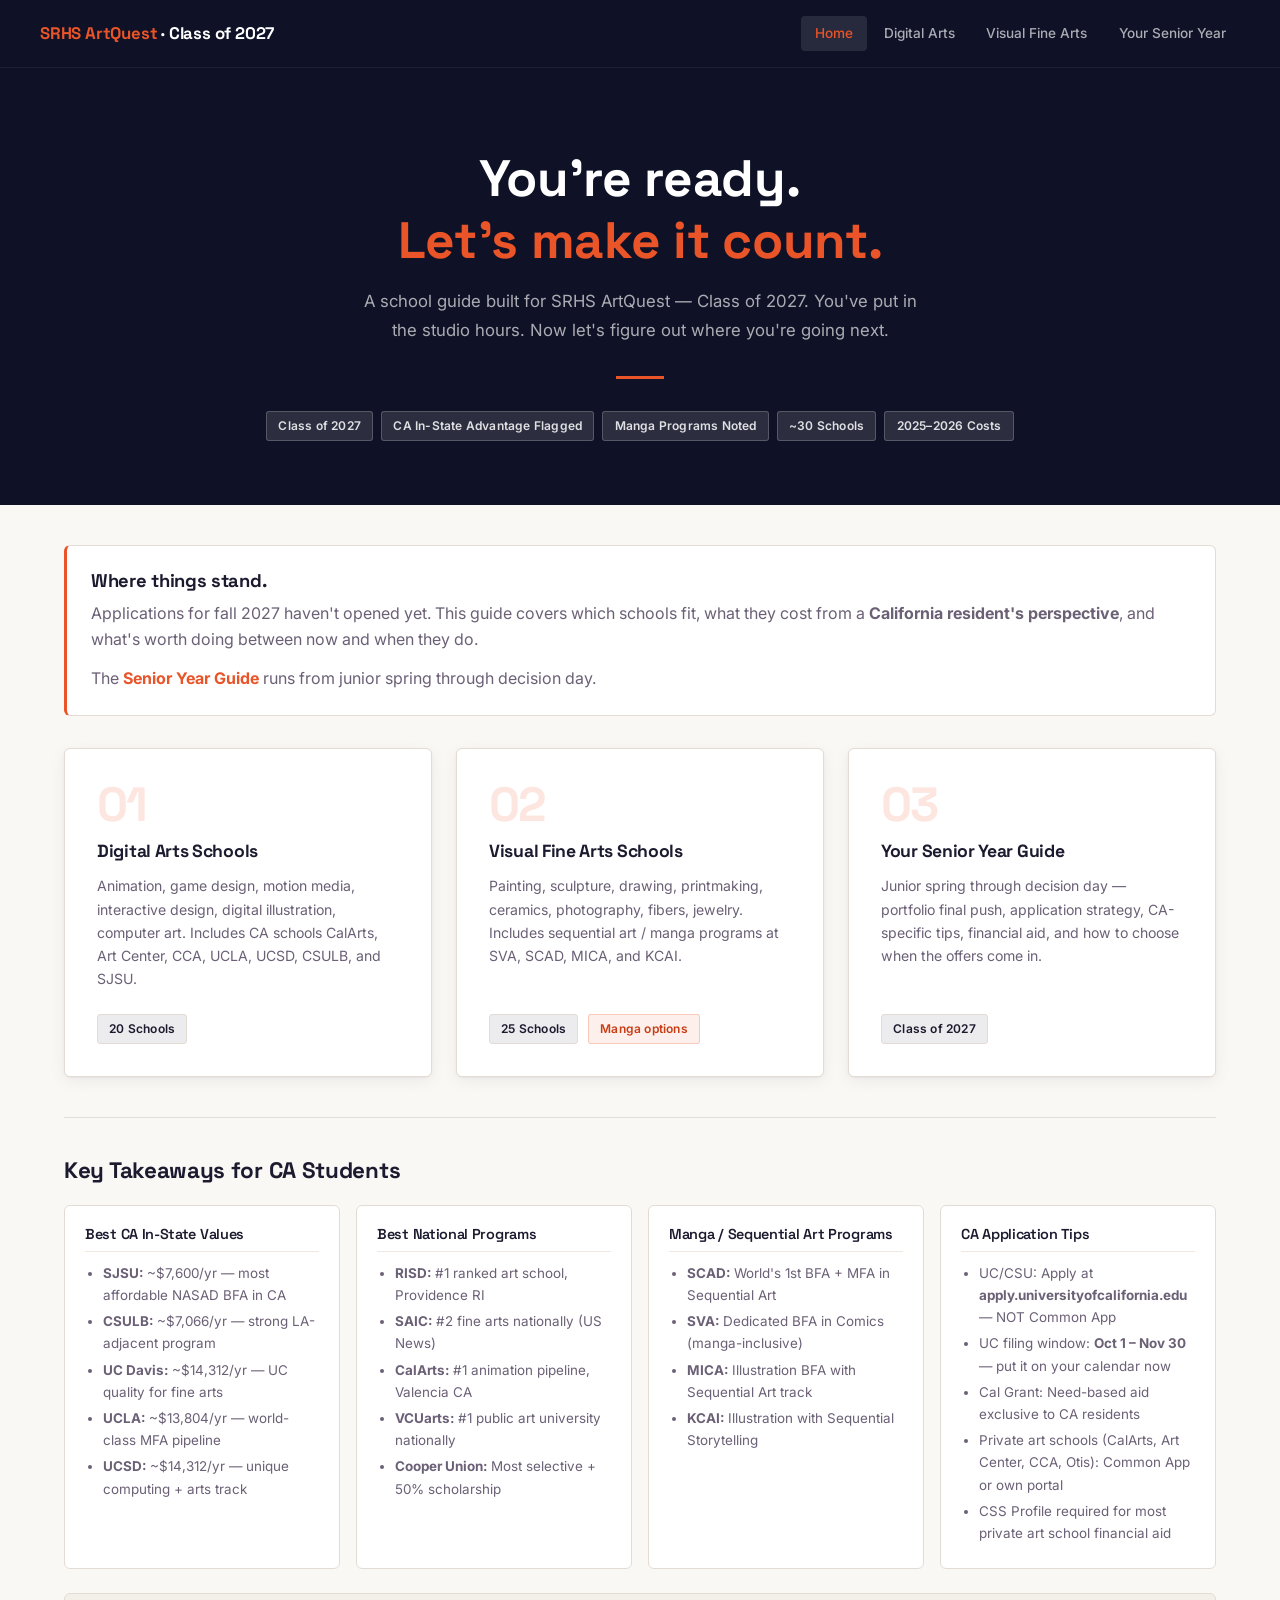
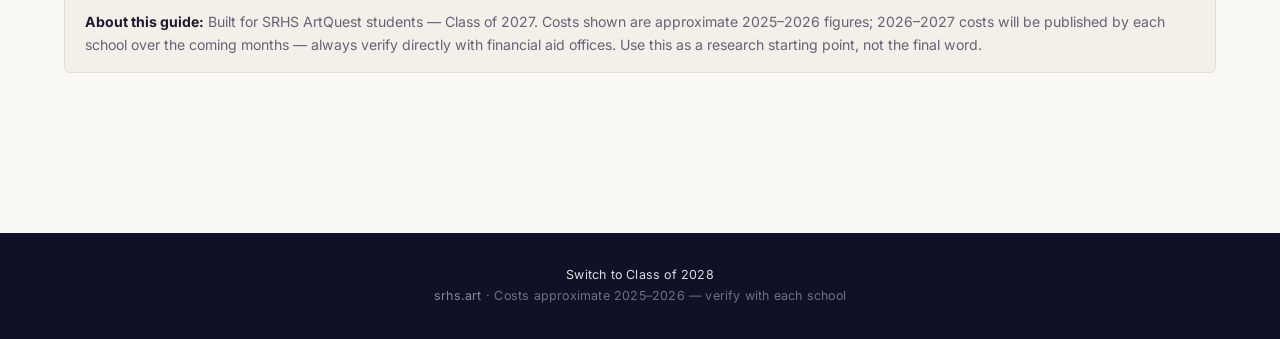
<file: index.html>
<!DOCTYPE html>
<html lang="en">
<head>
  <meta charset="UTF-8">
  <meta name="viewport" content="width=device-width, initial-scale=1.0">
  <title>Art College Prep — SRHS ArtQuest | Class of 2027</title>
  <meta name="description" content="Art college prep guide for Santa Rosa High School ArtQuest students — Class of 2027. Digital arts, visual fine arts, CA student costs, application strategy.">
  <link rel="preconnect" href="https://fonts.googleapis.com">
  <link rel="preconnect" href="https://fonts.gstatic.com" crossorigin>
  <link href="https://fonts.googleapis.com/css2?family=Space+Grotesk:wght@400;500;600;700;800&family=Inter:wght@400;500;600&display=swap" rel="stylesheet">
  <link rel="stylesheet" href="css/style.css">
  <!-- Icons -->
  <link rel="apple-touch-icon" sizes="180x180" href="/apple-touch-icon.png">
  <link rel="icon" type="image/png" sizes="32x32" href="/favicon-32x32.png">
  <link rel="icon" type="image/png" sizes="16x16" href="/favicon-16x16.png">
  <link rel="shortcut icon" href="/favicon.ico">
  <link rel="manifest" href="/site.webmanifest">
  <meta name="theme-color" content="#e95428">
</head>
<body>

<header class="site-header">
  <div class="header-inner">
    <div class="site-logo"><span>SRHS ArtQuest</span> · Class of 2027</div>
    <nav class="site-nav">
      <a href="index.html" class="active">Home</a>
      <a href="digital-arts.html">Digital Arts</a>
      <a href="visual-fine-arts.html">Visual Fine Arts</a>
      <a href="prep-guide.html">Your Senior Year</a>
    </nav>
  </div>
</header>

<section class="hero">
  <h1>You're ready.<br><em>Let's make it count.</em></h1>
  <p class="subtitle">
    A school guide built for SRHS ArtQuest — Class of 2027.
    You've put in the studio hours. Now let's figure out where you're going next.
  </p>
  <hr class="hero-rule">
  <div class="hero-badges">
    <span class="badge badge-info">Class of 2027</span>
    <span class="badge badge-info">CA In-State Advantage Flagged</span>
    <span class="badge badge-info">Manga Programs Noted</span>
    <span class="badge badge-info">~30 Schools</span>
    <span class="badge badge-info">2025–2026 Costs</span>
  </div>
</section>

<main class="page-wrap">

  <div class="page-intro">
    <h2 style="margin-bottom:.5rem">Where things stand.</h2>
    <p>
      Applications for fall 2027 haven't opened yet. This guide covers which schools fit,
      what they cost from a <strong>California resident's perspective</strong>,
      and what's worth doing between now and when they do.
    </p>
    <p>
      The <a href="prep-guide.html"><strong>Senior Year Guide</strong></a> runs from
      junior spring through decision day.
    </p>
  </div>

  <div class="home-cards">

    <a href="digital-arts.html" class="home-card">
      <div class="home-card-num">01</div>
      <h3>Digital Arts Schools</h3>
      <p>Animation, game design, motion media, interactive design, digital illustration, computer art.
         Includes CA schools CalArts, Art Center, CCA, UCLA, UCSD, CSULB, and SJSU.</p>
      <div style="margin-top:auto;padding-top:.75rem">
        <span class="badge badge-private">20 Schools</span>
      </div>
    </a>

    <a href="visual-fine-arts.html" class="home-card">
      <div class="home-card-num">02</div>
      <h3>Visual Fine Arts Schools</h3>
      <p>Painting, sculpture, drawing, printmaking, ceramics, photography, fibers, jewelry.
         Includes sequential art / manga programs at SVA, SCAD, MICA, and KCAI.</p>
      <div style="margin-top:auto;padding-top:.75rem">
        <span class="badge badge-private">25 Schools</span>
        <span class="badge badge-manga" style="margin-left:.35rem">Manga options</span>
      </div>
    </a>

    <a href="prep-guide.html" class="home-card">
      <div class="home-card-num">03</div>
      <h3>Your Senior Year Guide</h3>
      <p>Junior spring through decision day — portfolio final push, application strategy,
         CA-specific tips, financial aid, and how to choose when the offers come in.</p>
      <div style="margin-top:auto;padding-top:.75rem">
        <span class="badge badge-private">Class of 2027</span>
      </div>
    </a>

  </div>

  <hr class="divider">

  <h2 class="section-title">Key Takeaways for CA Students</h2>

  <div class="info-grid" style="margin-top:1rem">

    <div class="info-card">
      <h4>Best CA In-State Values</h4>
      <ul>
        <li><strong>SJSU:</strong> ~$7,600/yr — most affordable NASAD BFA in CA</li>
        <li><strong>CSULB:</strong> ~$7,066/yr — strong LA-adjacent program</li>
        <li><strong>UC Davis:</strong> ~$14,312/yr — UC quality for fine arts</li>
        <li><strong>UCLA:</strong> ~$13,804/yr — world-class MFA pipeline</li>
        <li><strong>UCSD:</strong> ~$14,312/yr — unique computing + arts track</li>
      </ul>
    </div>

    <div class="info-card">
      <h4>Best National Programs</h4>
      <ul>
        <li><strong>RISD:</strong> #1 ranked art school, Providence RI</li>
        <li><strong>SAIC:</strong> #2 fine arts nationally (US News)</li>
        <li><strong>CalArts:</strong> #1 animation pipeline, Valencia CA</li>
        <li><strong>VCUarts:</strong> #1 public art university nationally</li>
        <li><strong>Cooper Union:</strong> Most selective + 50% scholarship</li>
      </ul>
    </div>

    <div class="info-card">
      <h4>Manga / Sequential Art Programs</h4>
      <ul>
        <li><strong>SCAD:</strong> World's 1st BFA + MFA in Sequential Art</li>
        <li><strong>SVA:</strong> Dedicated BFA in Comics (manga-inclusive)</li>
        <li><strong>MICA:</strong> Illustration BFA with Sequential Art track</li>
        <li><strong>KCAI:</strong> Illustration with Sequential Storytelling</li>
      </ul>
    </div>

    <div class="info-card">
      <h4>CA Application Tips</h4>
      <ul>
        <li>UC/CSU: Apply at <strong>apply.universityofcalifornia.edu</strong> — NOT Common App</li>
        <li>UC filing window: <strong>Oct 1 – Nov 30</strong> — put it on your calendar now</li>
        <li>Cal Grant: Need-based aid exclusive to CA residents</li>
        <li>Private art schools (CalArts, Art Center, CCA, Otis): Common App or own portal</li>
        <li>CSS Profile required for most private art school financial aid</li>
      </ul>
    </div>

  </div>

  <div class="callout" style="margin-top:1.5rem">
    <strong>About this guide:</strong> Built for SRHS ArtQuest students — Class of 2027.
    Costs shown are approximate 2025–2026 figures; 2026–2027 costs will be published by
    each school over the coming months — always verify directly with financial aid offices.
    Use this as a research starting point, not the final word.
  </div>

</main>

<footer class="site-footer">
  <a href="https://2028.srhs.art">Switch to Class of 2028</a><br>
  <a href="https://srhs.art">srhs.art</a> · Costs approximate 2025–2026 — verify with each school
</footer>

</body>
</html>
</file>
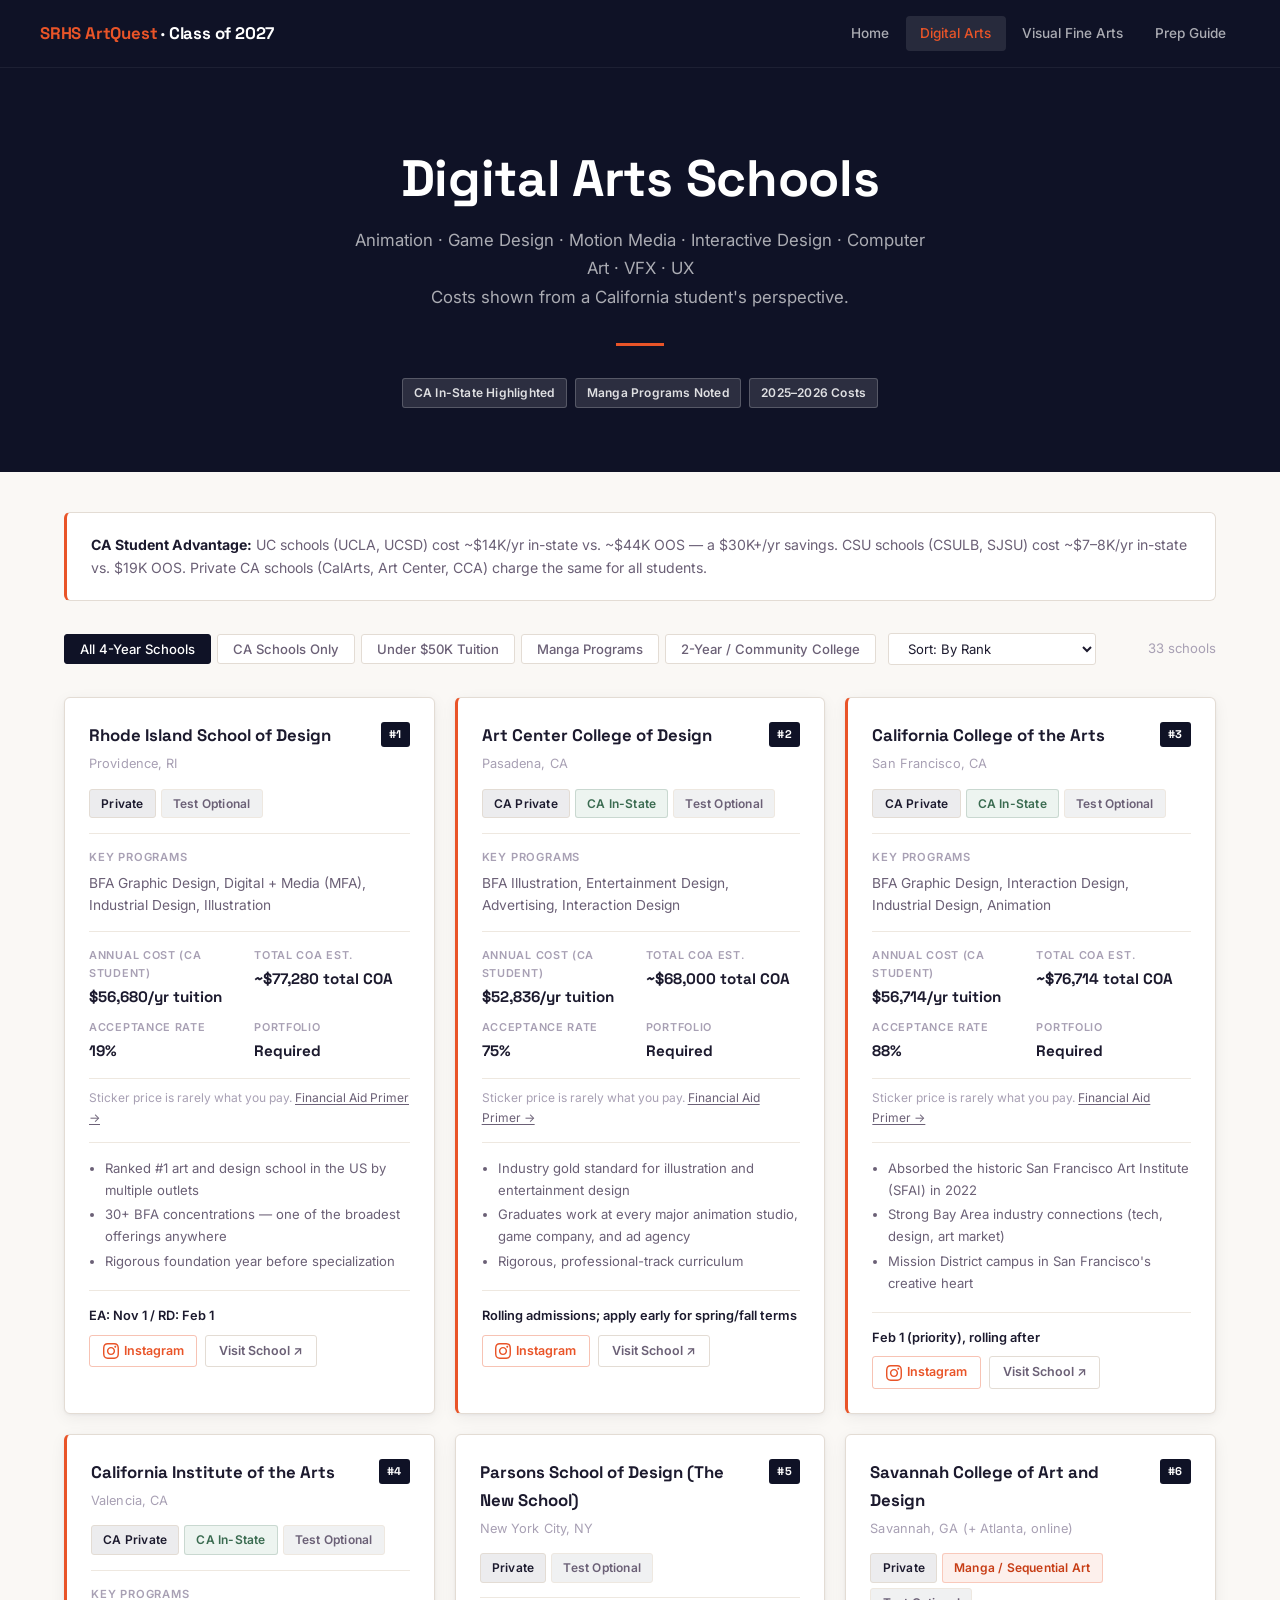
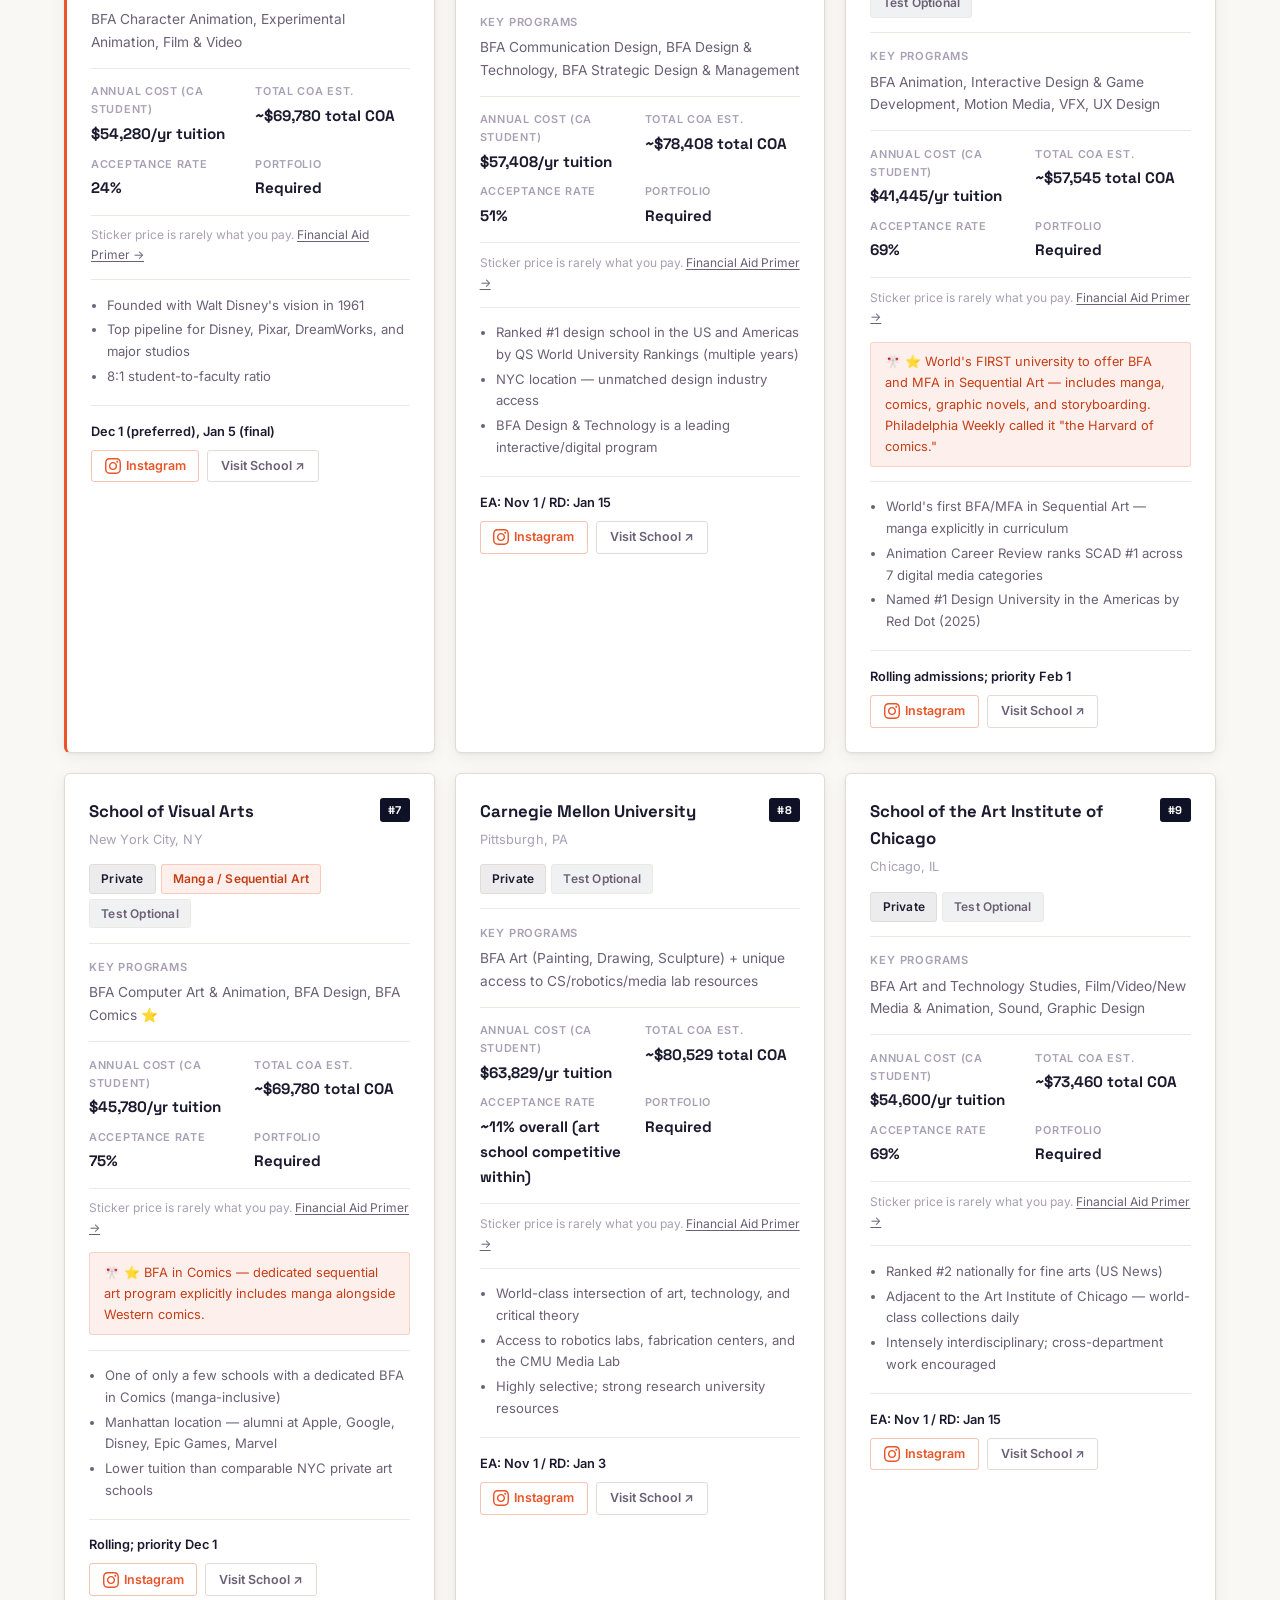
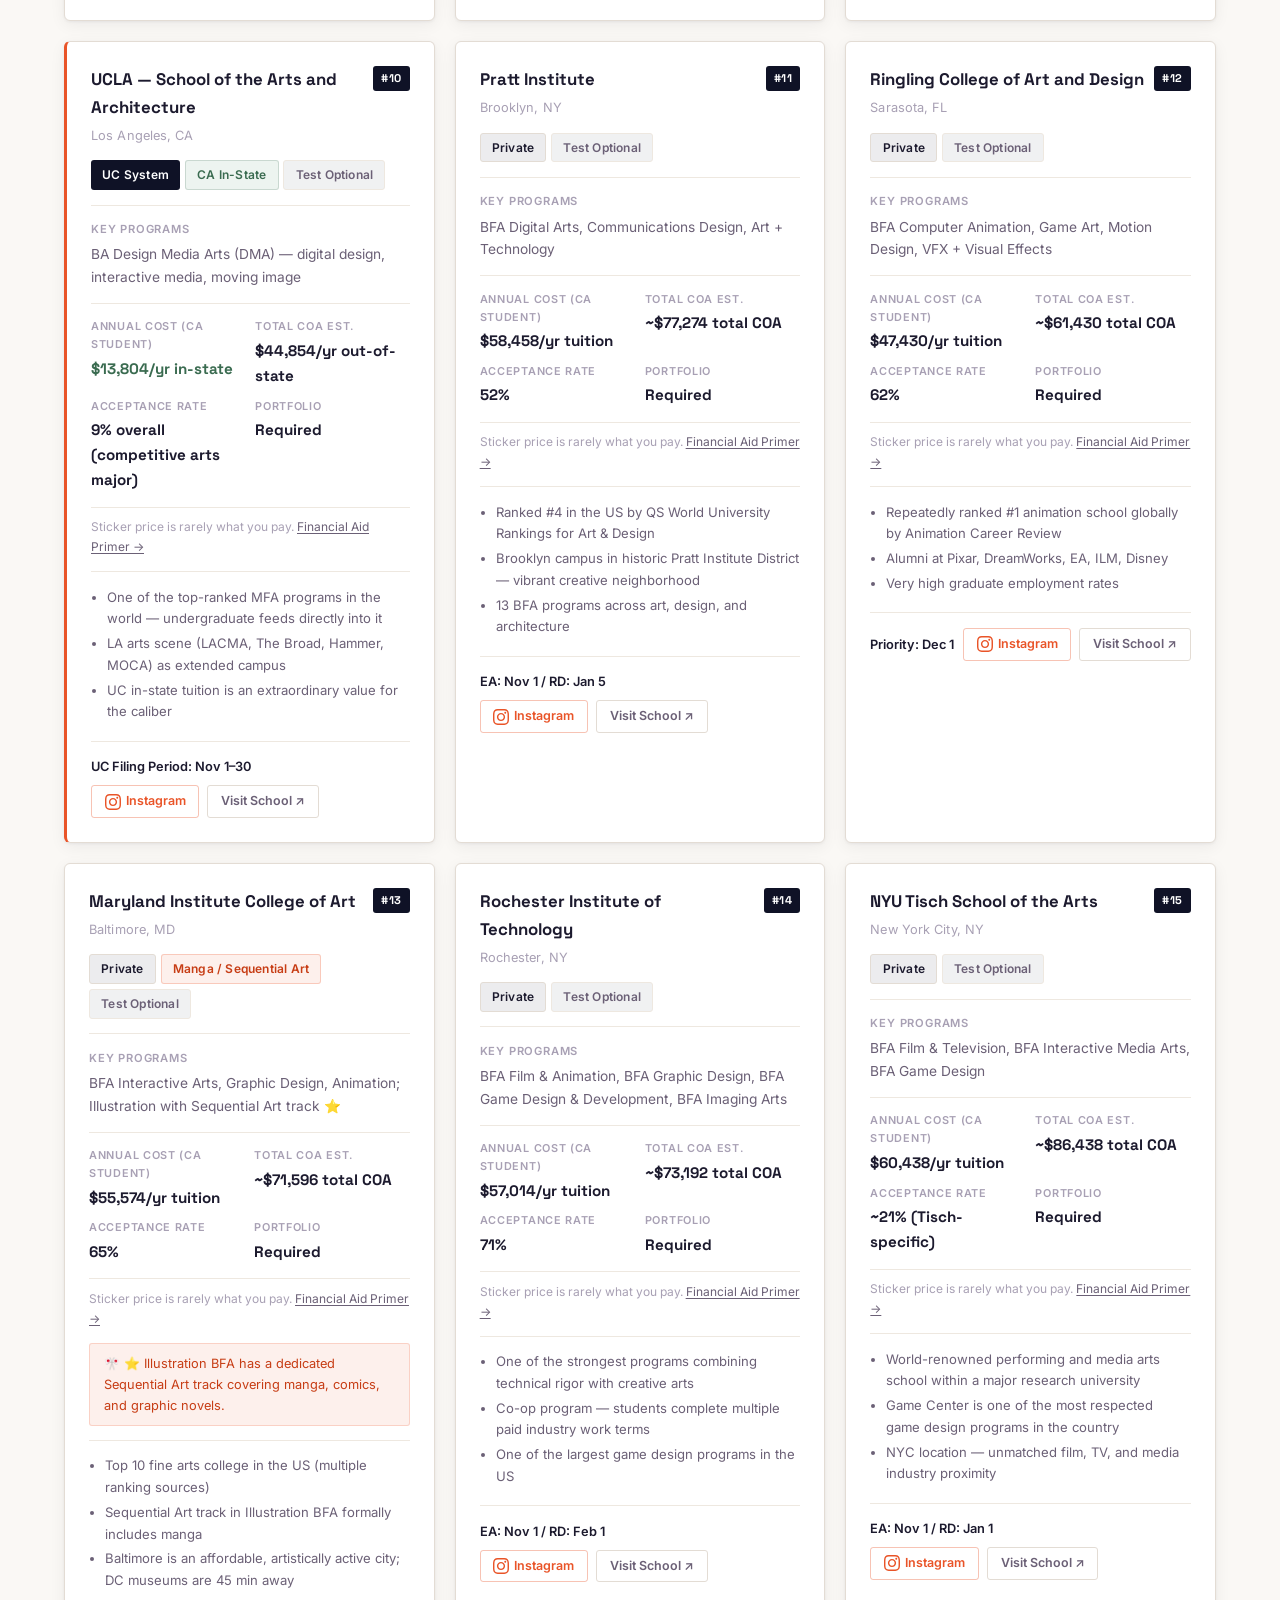
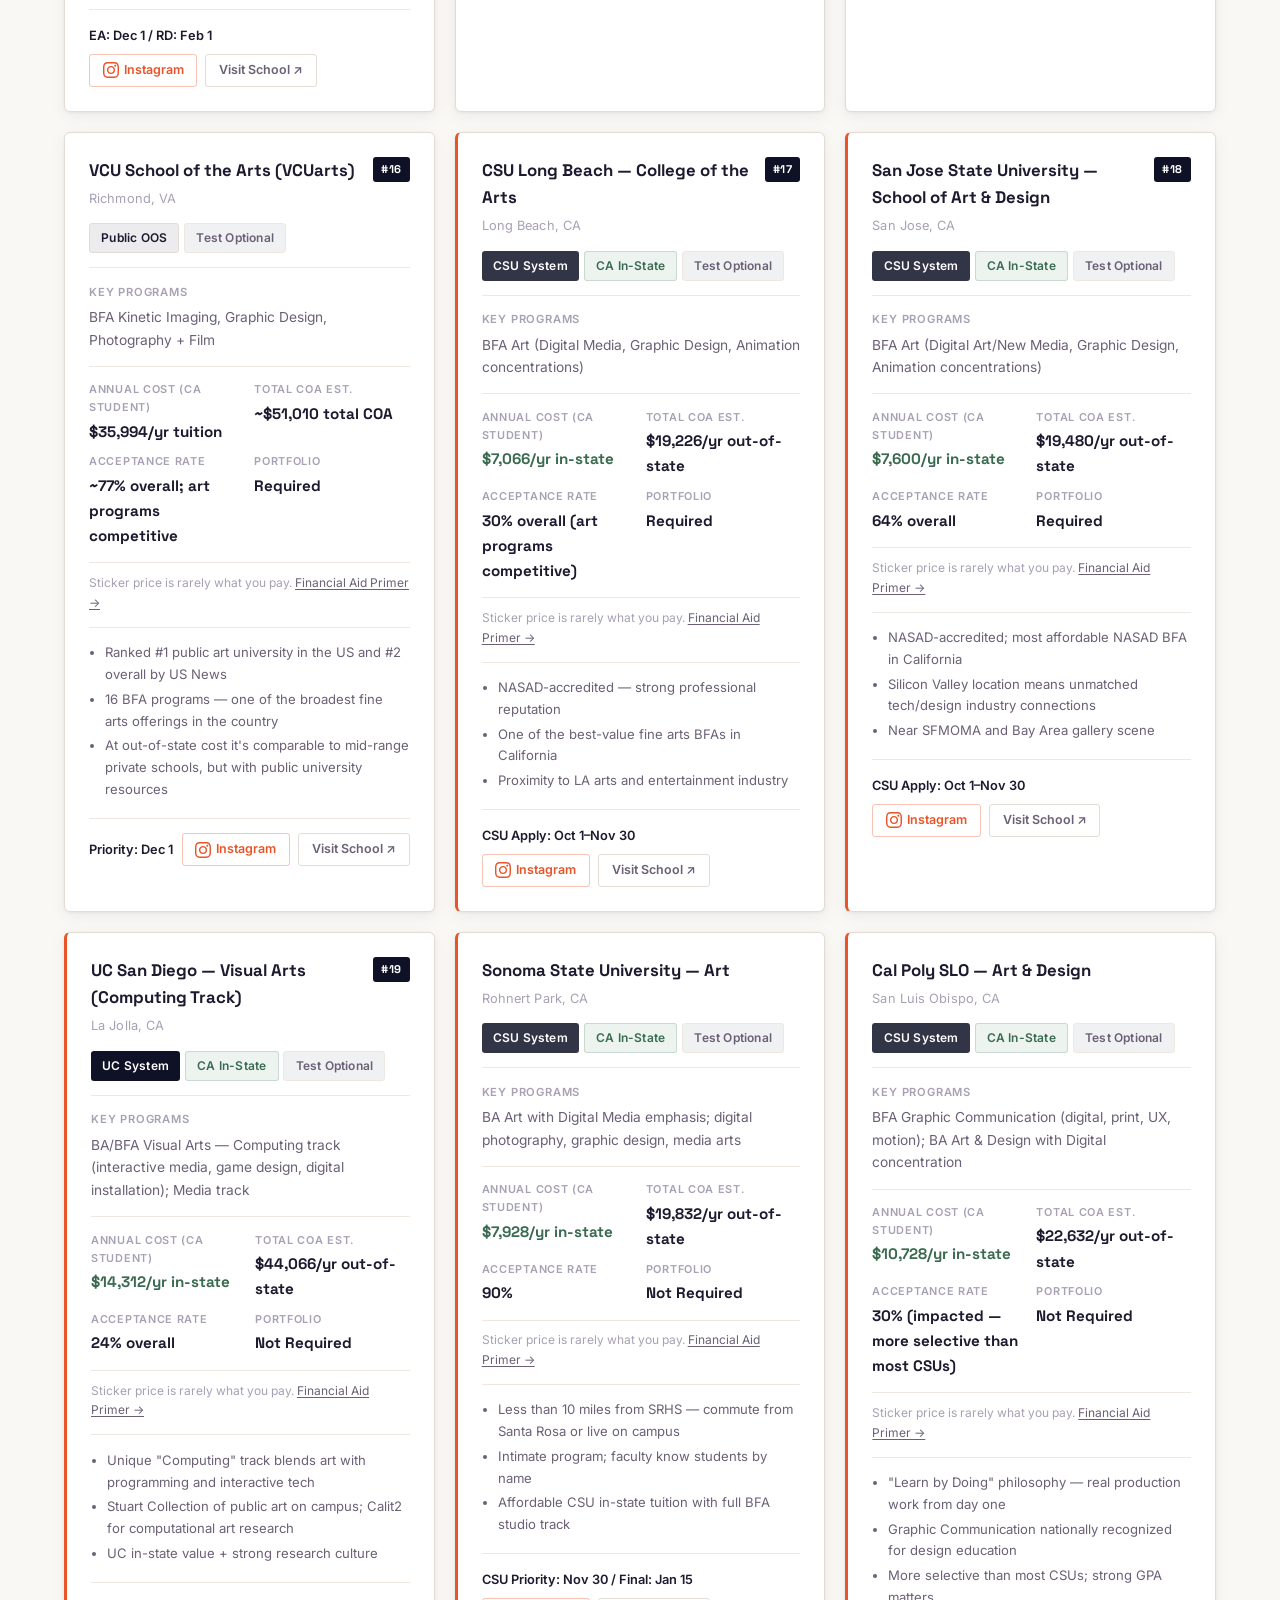
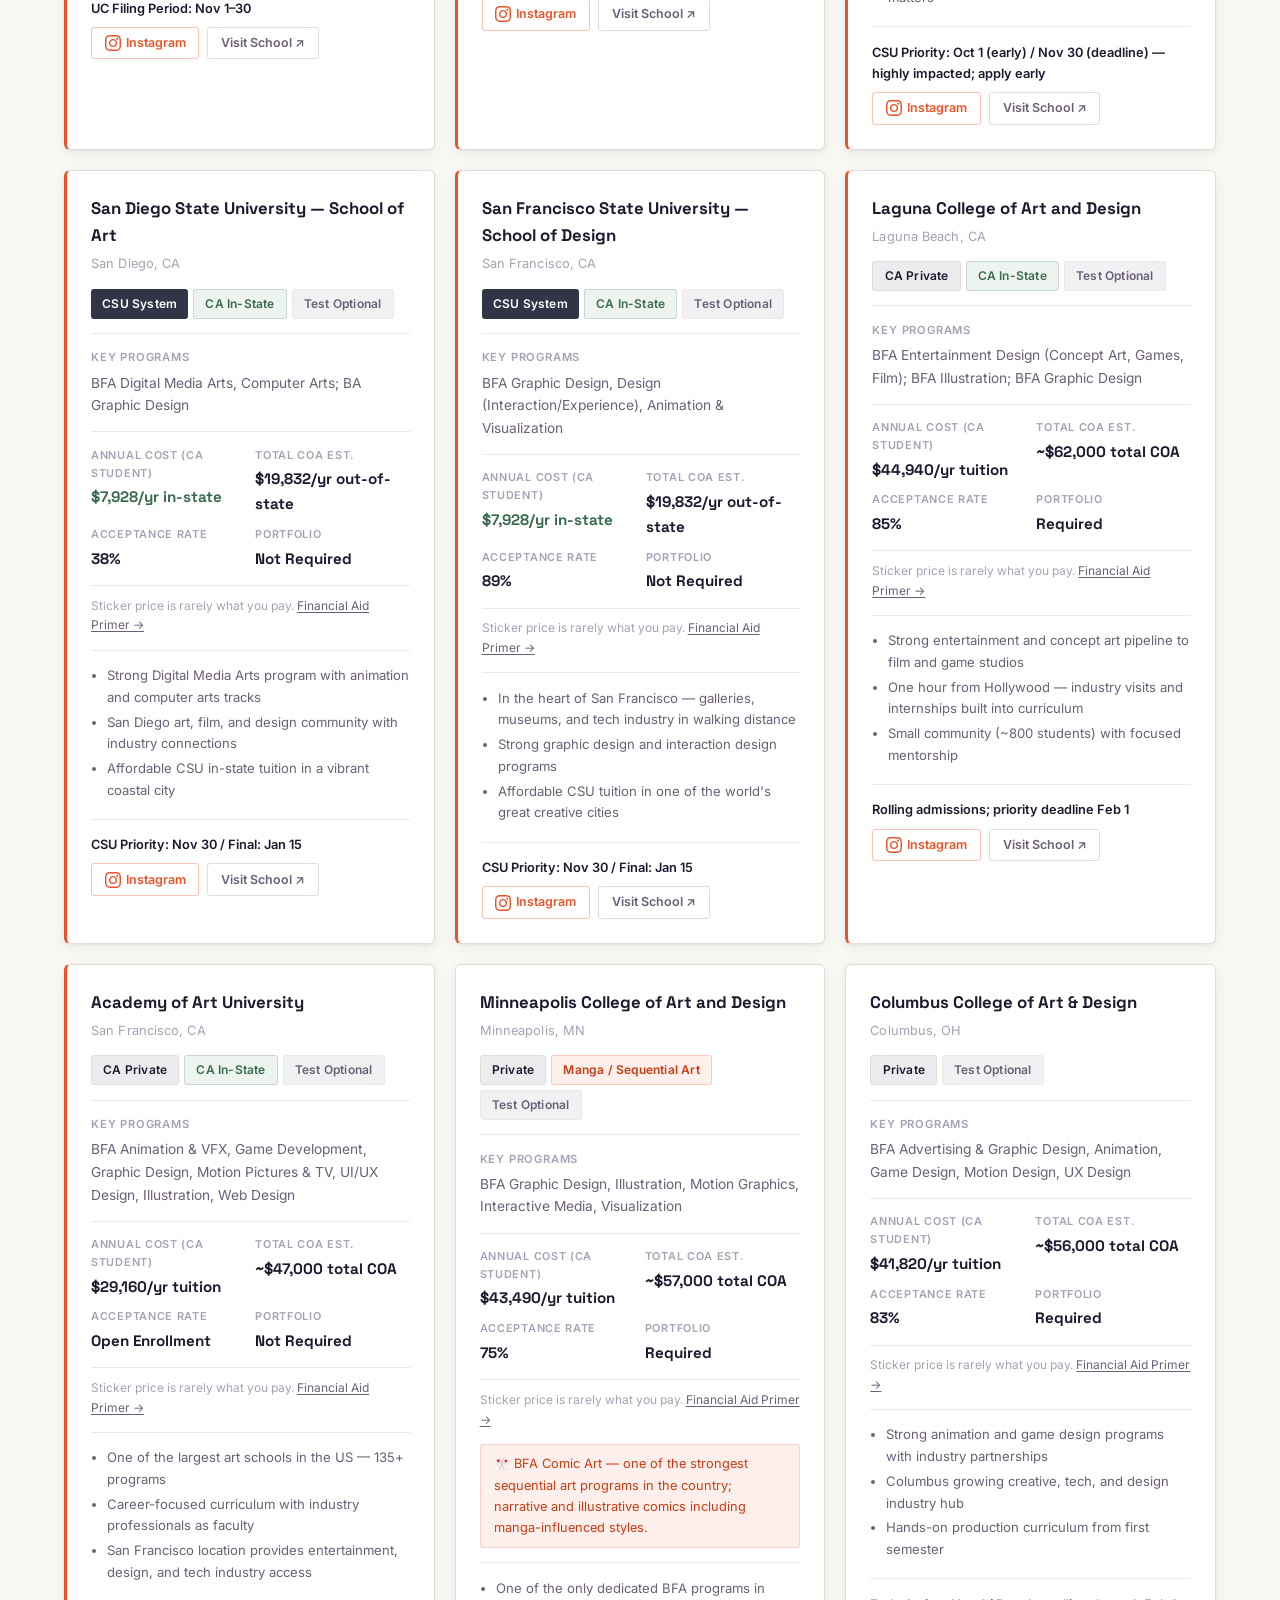
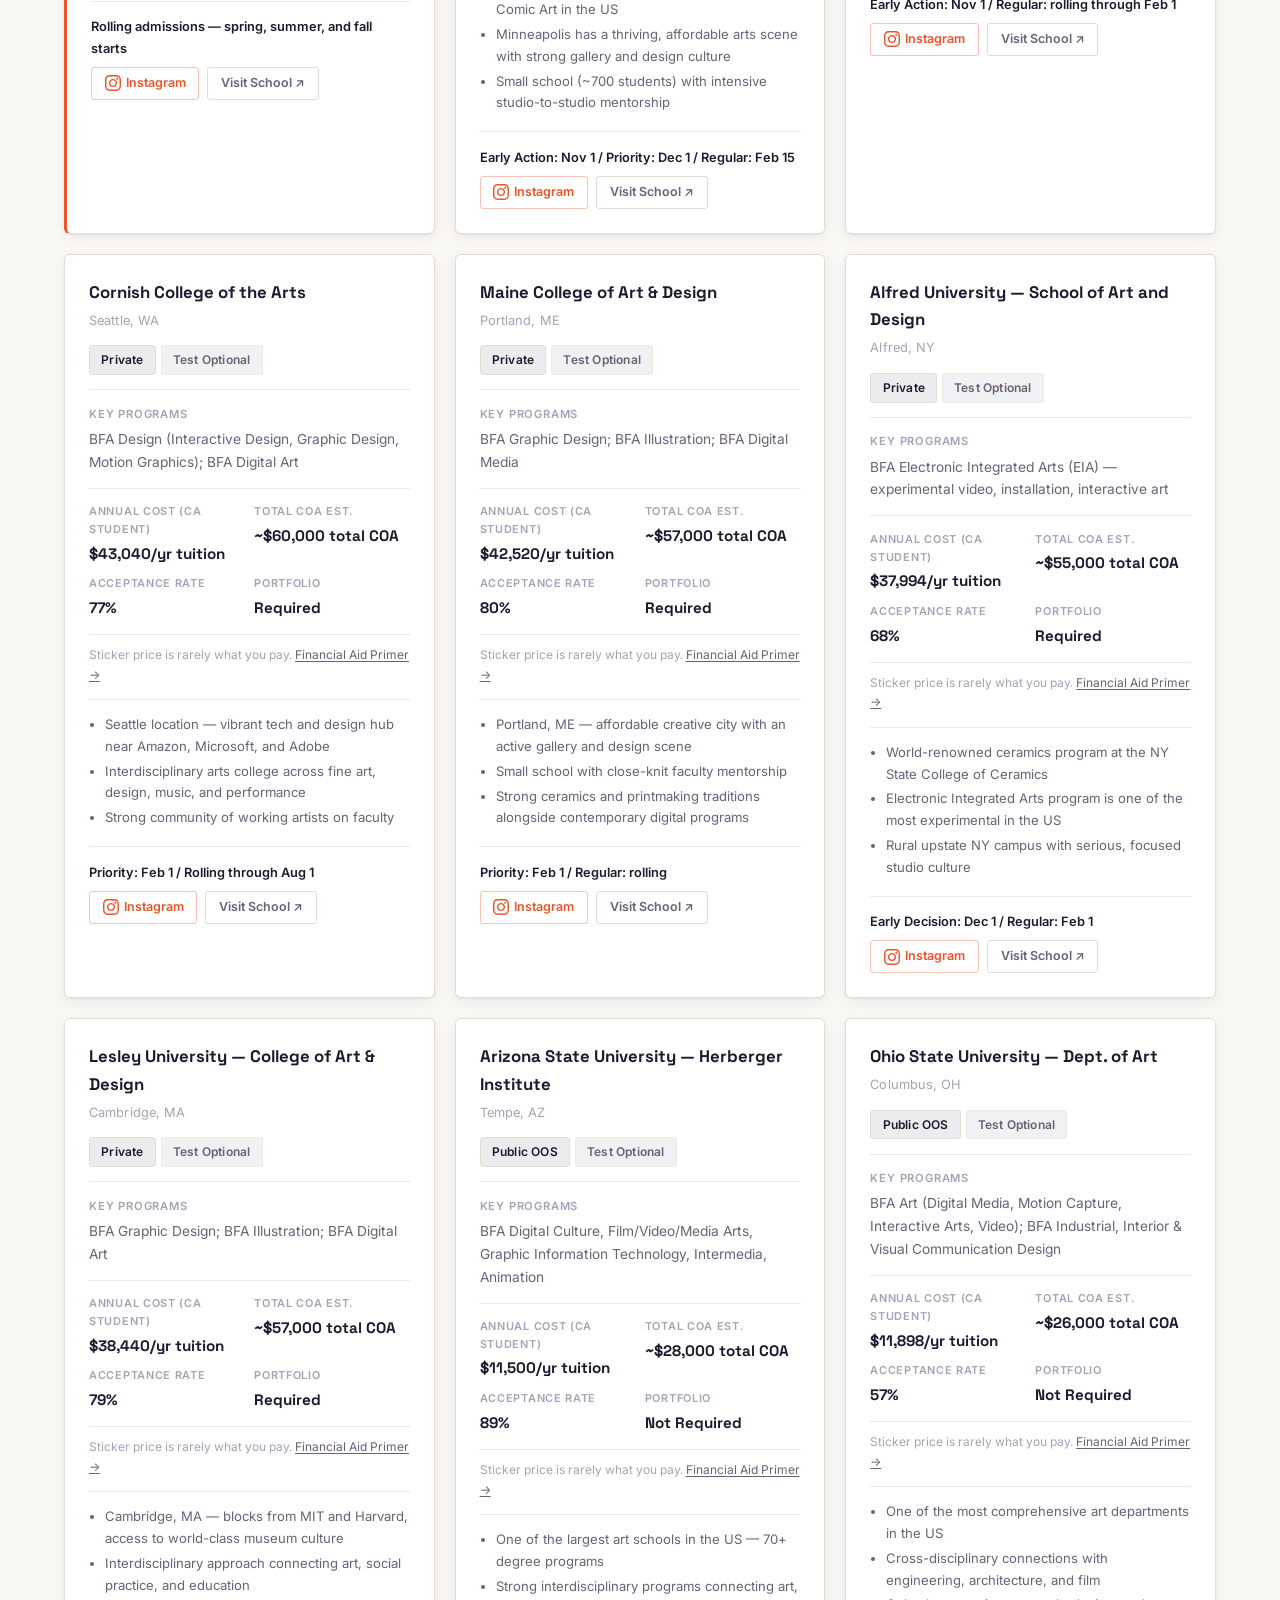
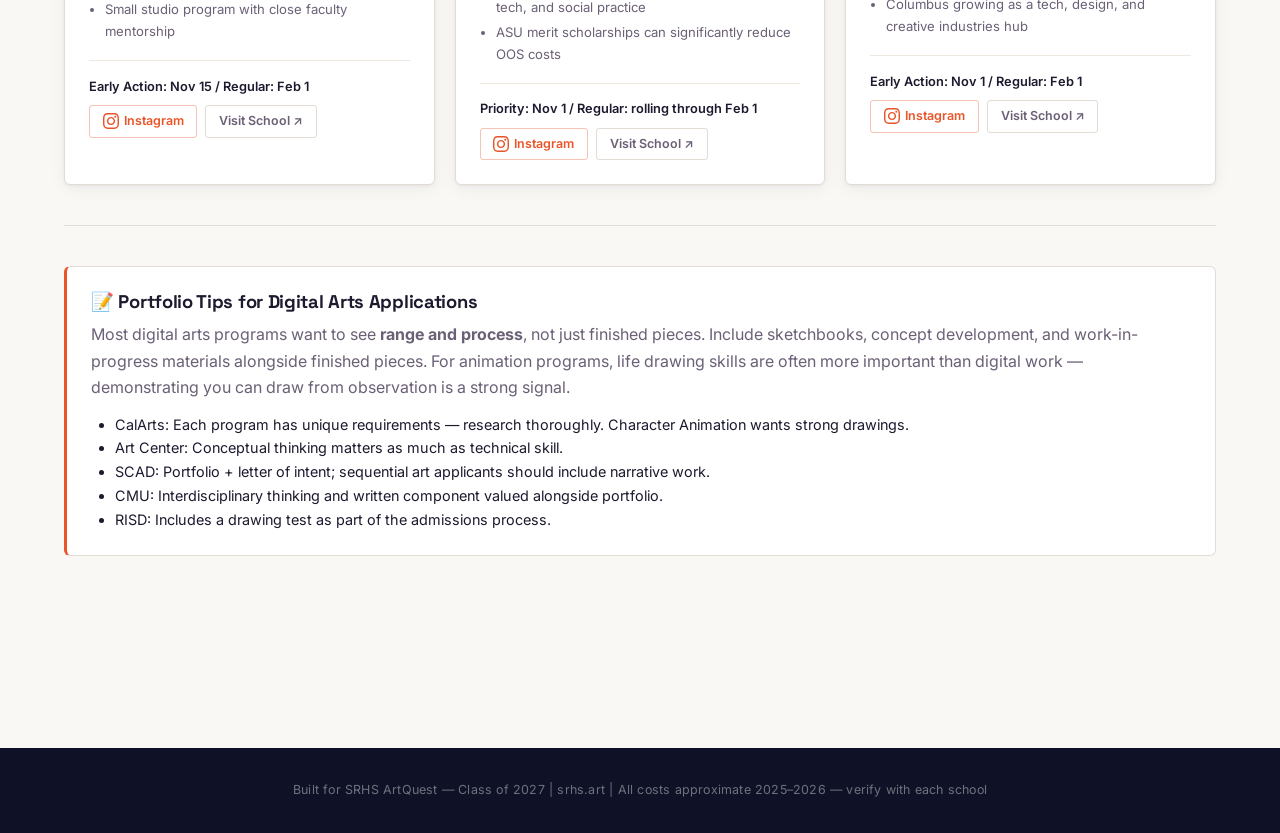
<file: digital-arts.html>
<!DOCTYPE html>
<html lang="en">
<head>
  <meta charset="UTF-8">
  <meta name="viewport" content="width=device-width, initial-scale=1.0">
  <title>Digital Arts Schools — SRHS ArtQuest Class of 2027</title>
  <meta name="description" content="Top digital arts colleges for SRHS ArtQuest students. Animation, game design, motion media, interactive design. CA student cost perspective.">
  <link rel="preconnect" href="https://fonts.googleapis.com">
  <link rel="preconnect" href="https://fonts.gstatic.com" crossorigin>
  <link href="https://fonts.googleapis.com/css2?family=Space+Grotesk:wght@400;500;600;700;800&family=Inter:wght@400;500;600&display=swap" rel="stylesheet">
  <link rel="stylesheet" href="css/style.css">
  <!-- Icons -->
  <link rel="apple-touch-icon" sizes="180x180" href="/apple-touch-icon.png">
  <link rel="icon" type="image/png" sizes="32x32" href="/favicon-32x32.png">
  <link rel="icon" type="image/png" sizes="16x16" href="/favicon-16x16.png">
  <link rel="shortcut icon" href="/favicon.ico">
  <link rel="manifest" href="/site.webmanifest">
  <meta name="theme-color" content="#e95428">
</head>
<body>

<header class="site-header">
  <div class="header-inner">
    <div class="site-logo"><span>SRHS ArtQuest</span> · Class of 2027</div>
    <nav class="site-nav">
      <a href="index.html">Home</a>
      <a href="digital-arts.html" class="active">Digital Arts</a>
      <a href="visual-fine-arts.html">Visual Fine Arts</a>
      <a href="prep-guide.html">Prep Guide</a>
    </nav>
  </div>
</header>

<section class="hero">
  <h1>Digital Arts Schools</h1>
  <p class="subtitle">
    Animation · Game Design · Motion Media · Interactive Design · Computer Art · VFX · UX
    <br>Costs shown from a California student's perspective.
  </p>
  <hr class="hero-rule">
  <div class="hero-badges">
    <span class="badge badge-info">CA In-State Highlighted</span>
    <span class="badge badge-info">Manga Programs Noted</span>
    <span class="badge badge-info">2025–2026 Costs</span>
  </div>
</section>

<main class="page-wrap">

  <div class="cost-banner">
    <strong>CA Student Advantage:</strong>
    UC schools (UCLA, UCSD) cost ~$14K/yr in-state vs. ~$44K OOS — a $30K+/yr savings.
    CSU schools (CSULB, SJSU) cost ~$7–8K/yr in-state vs. $19K OOS.
    Private CA schools (CalArts, Art Center, CCA) charge the same for all students.
  </div>

  <div class="controls">
    <div class="filter-group">
      <button class="filter-btn active" data-filter="all">All 4-Year Schools</button>
      <button class="filter-btn" data-filter="ca">CA Schools Only</button>
      <button class="filter-btn" data-filter="under50k">Under $50K Tuition</button>
      <button class="filter-btn" data-filter="manga">Manga Programs</button>
      <button class="filter-btn" data-filter="cc">2-Year / Community College</button>
    </div>
    <select id="sort-select" class="sort-select">
      <option value="rank">Sort: By Rank</option>
      <option value="cost">Sort: Lowest Cost First</option>
      <option value="name">Sort: A–Z</option>
      <option value="accept">Sort: Most Selective First</option>
    </select>
    <span id="results-count" class="results-count"></span>
  </div>

  <div id="schools-grid" class="schools-grid" data-category="digital_arts">
    <!-- Rendered by main.js -->
    <p class="text-muted" style="grid-column:1/-1;padding:2rem 0;text-align:center">Loading schools…</p>
  </div>

  <hr class="divider">

  <div class="page-intro">
    <h3 style="margin-bottom:.5rem">📝 Portfolio Tips for Digital Arts Applications</h3>
    <p>
      Most digital arts programs want to see <strong>range and process</strong>, not just finished pieces.
      Include sketchbooks, concept development, and work-in-progress materials alongside finished pieces.
      For animation programs, life drawing skills are often more important than digital work — demonstrating you can draw from observation is a strong signal.
    </p>
    <ul style="list-style:disc;padding-left:1.5rem;font-size:.9rem;color:var(--ink-light);margin-top:.5rem">
      <li>CalArts: Each program has unique requirements — research thoroughly. Character Animation wants strong drawings.</li>
      <li>Art Center: Conceptual thinking matters as much as technical skill.</li>
      <li>SCAD: Portfolio + letter of intent; sequential art applicants should include narrative work.</li>
      <li>CMU: Interdisciplinary thinking and written component valued alongside portfolio.</li>
      <li>RISD: Includes a drawing test as part of the admissions process.</li>
    </ul>
  </div>

</main>

<footer class="site-footer">
  Built for SRHS ArtQuest — Class of 2027 | srhs.art | All costs approximate 2025–2026 — verify with each school
</footer>

<script src="data/schools.js"></script>
<script src="js/main.js"></script>
</body>
</html>
</file>
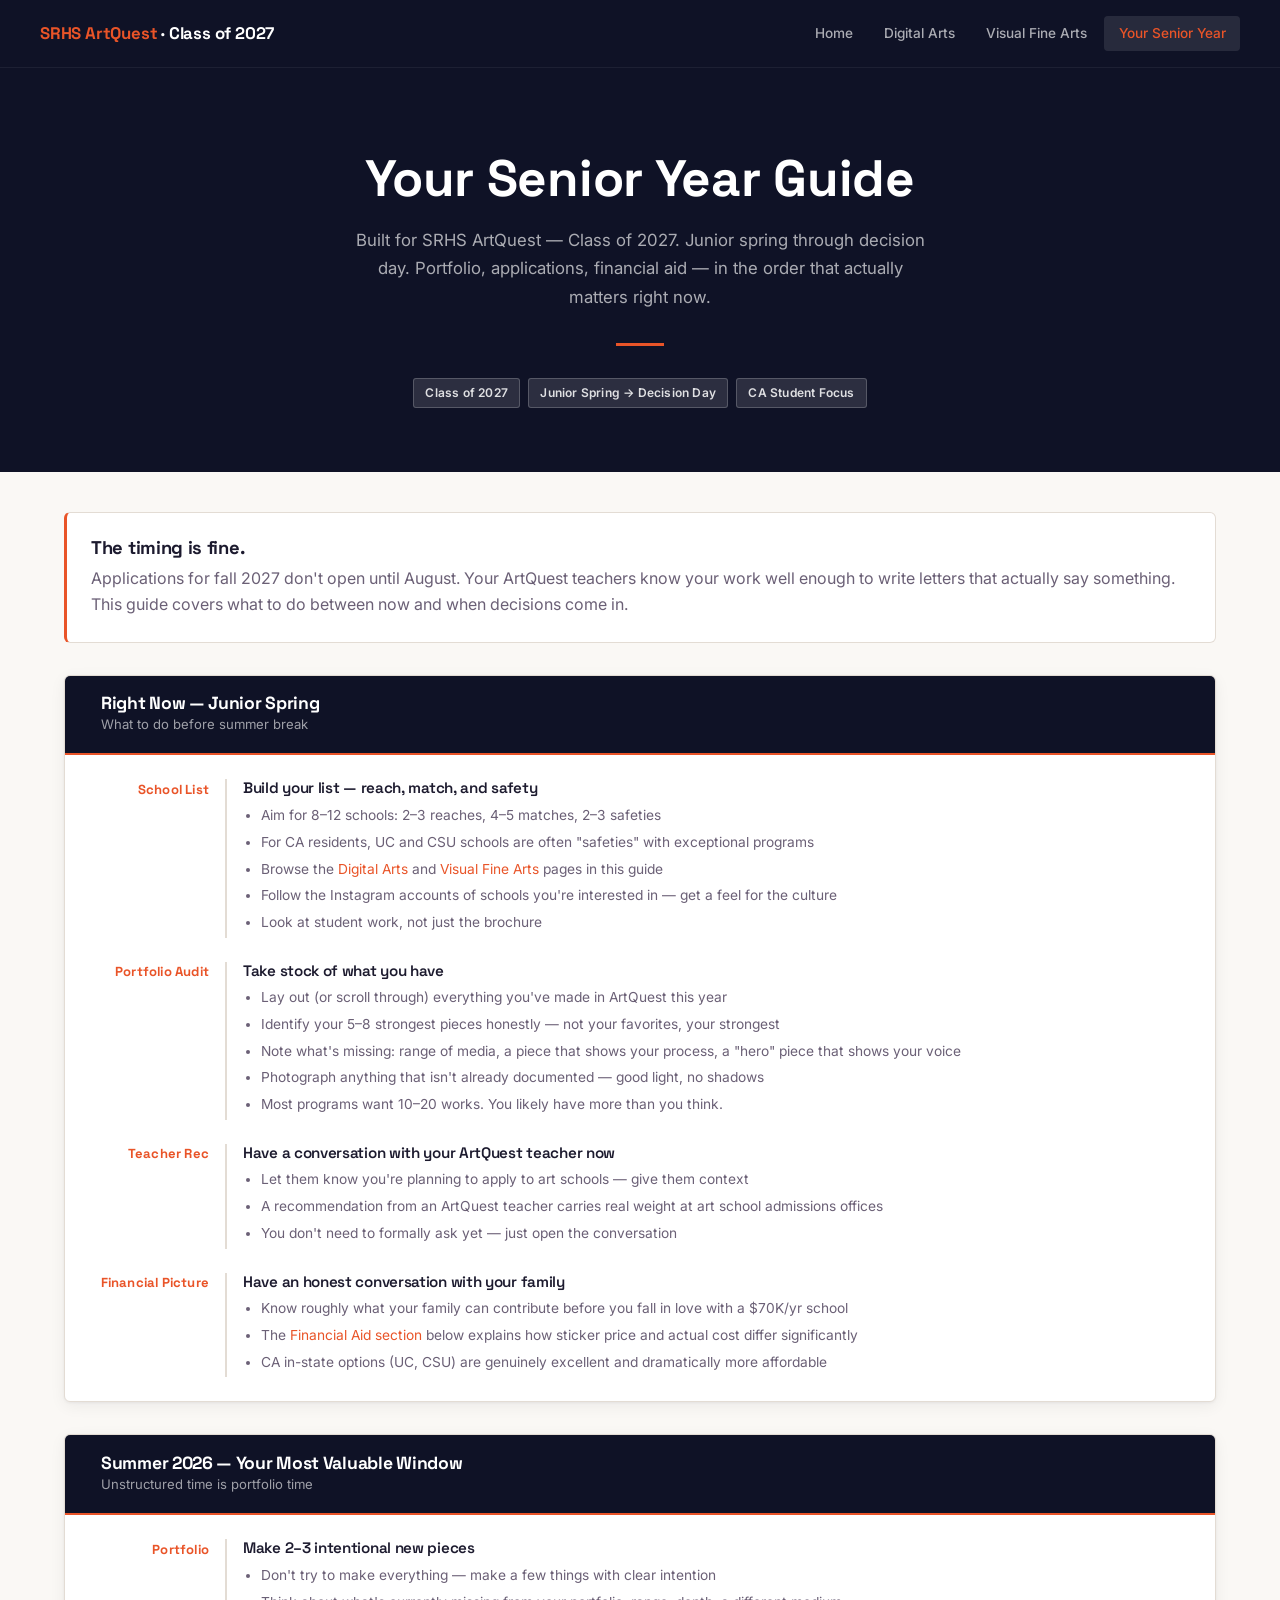
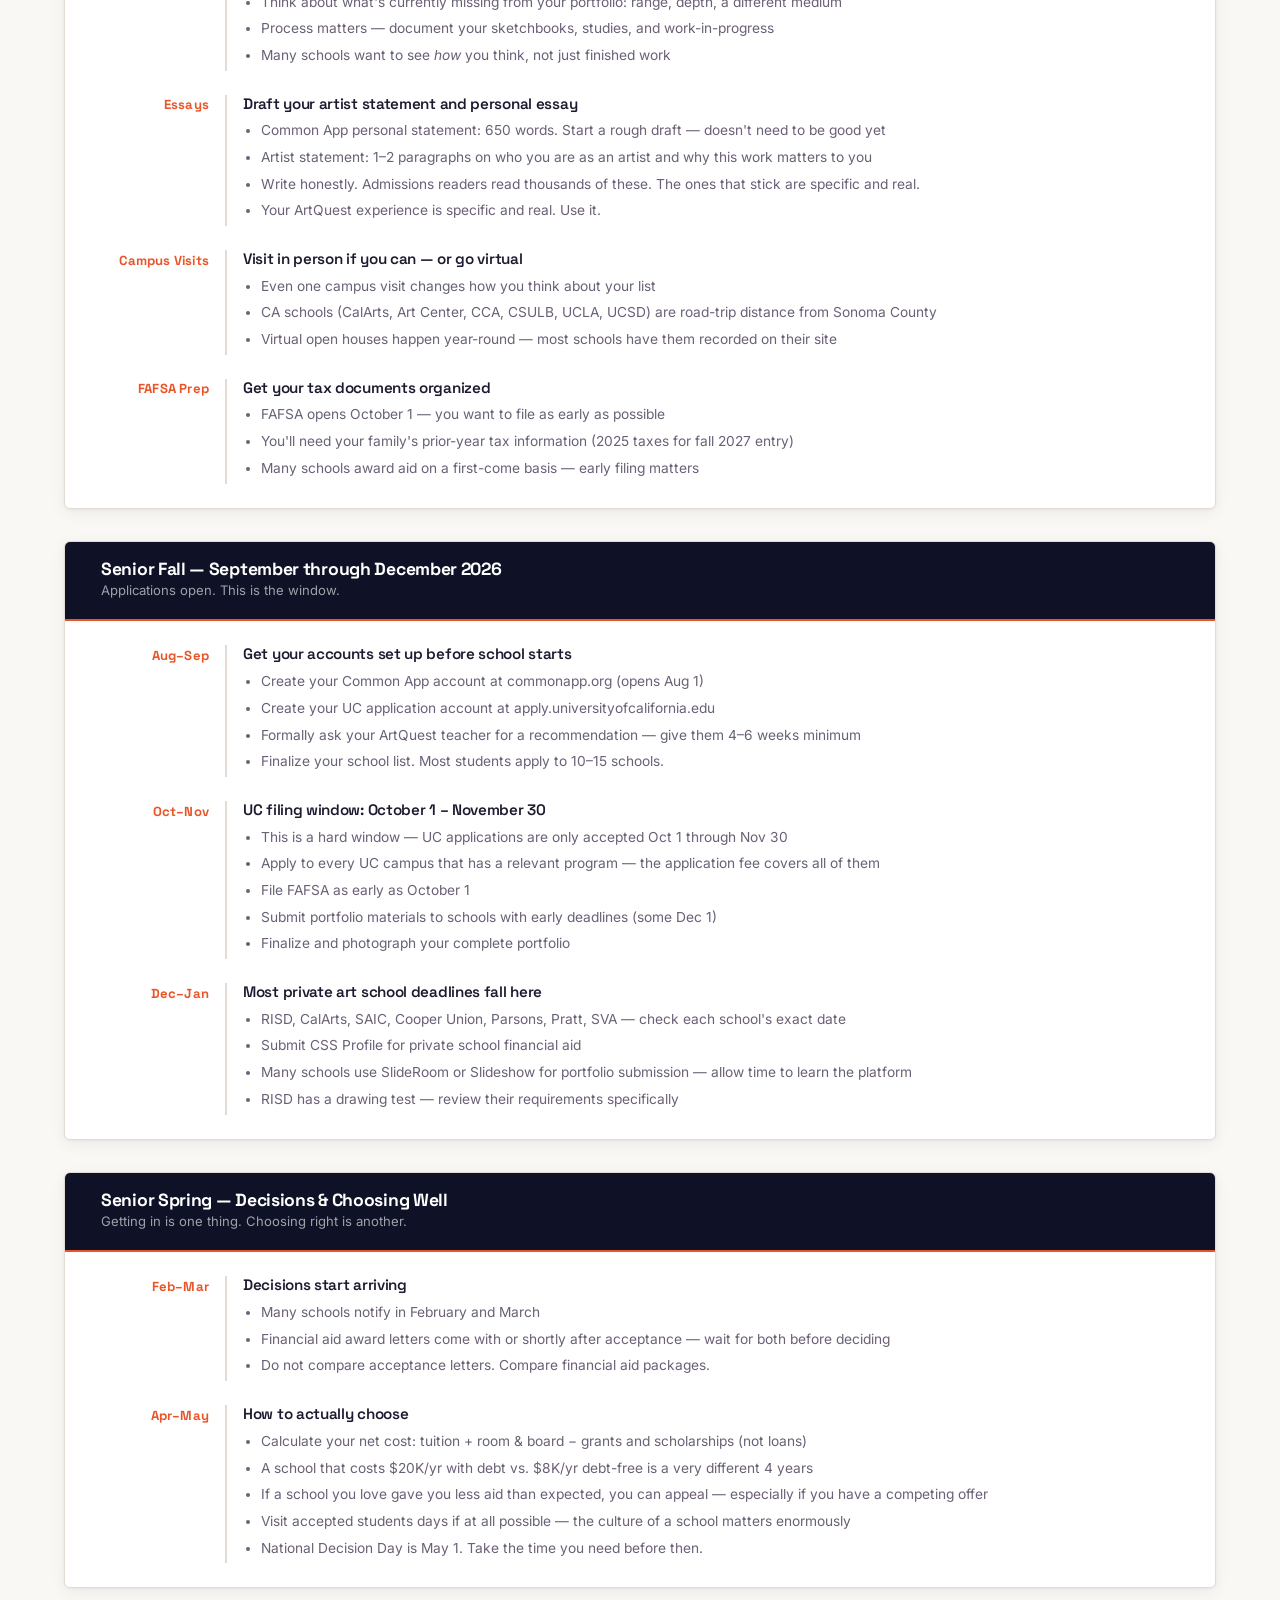
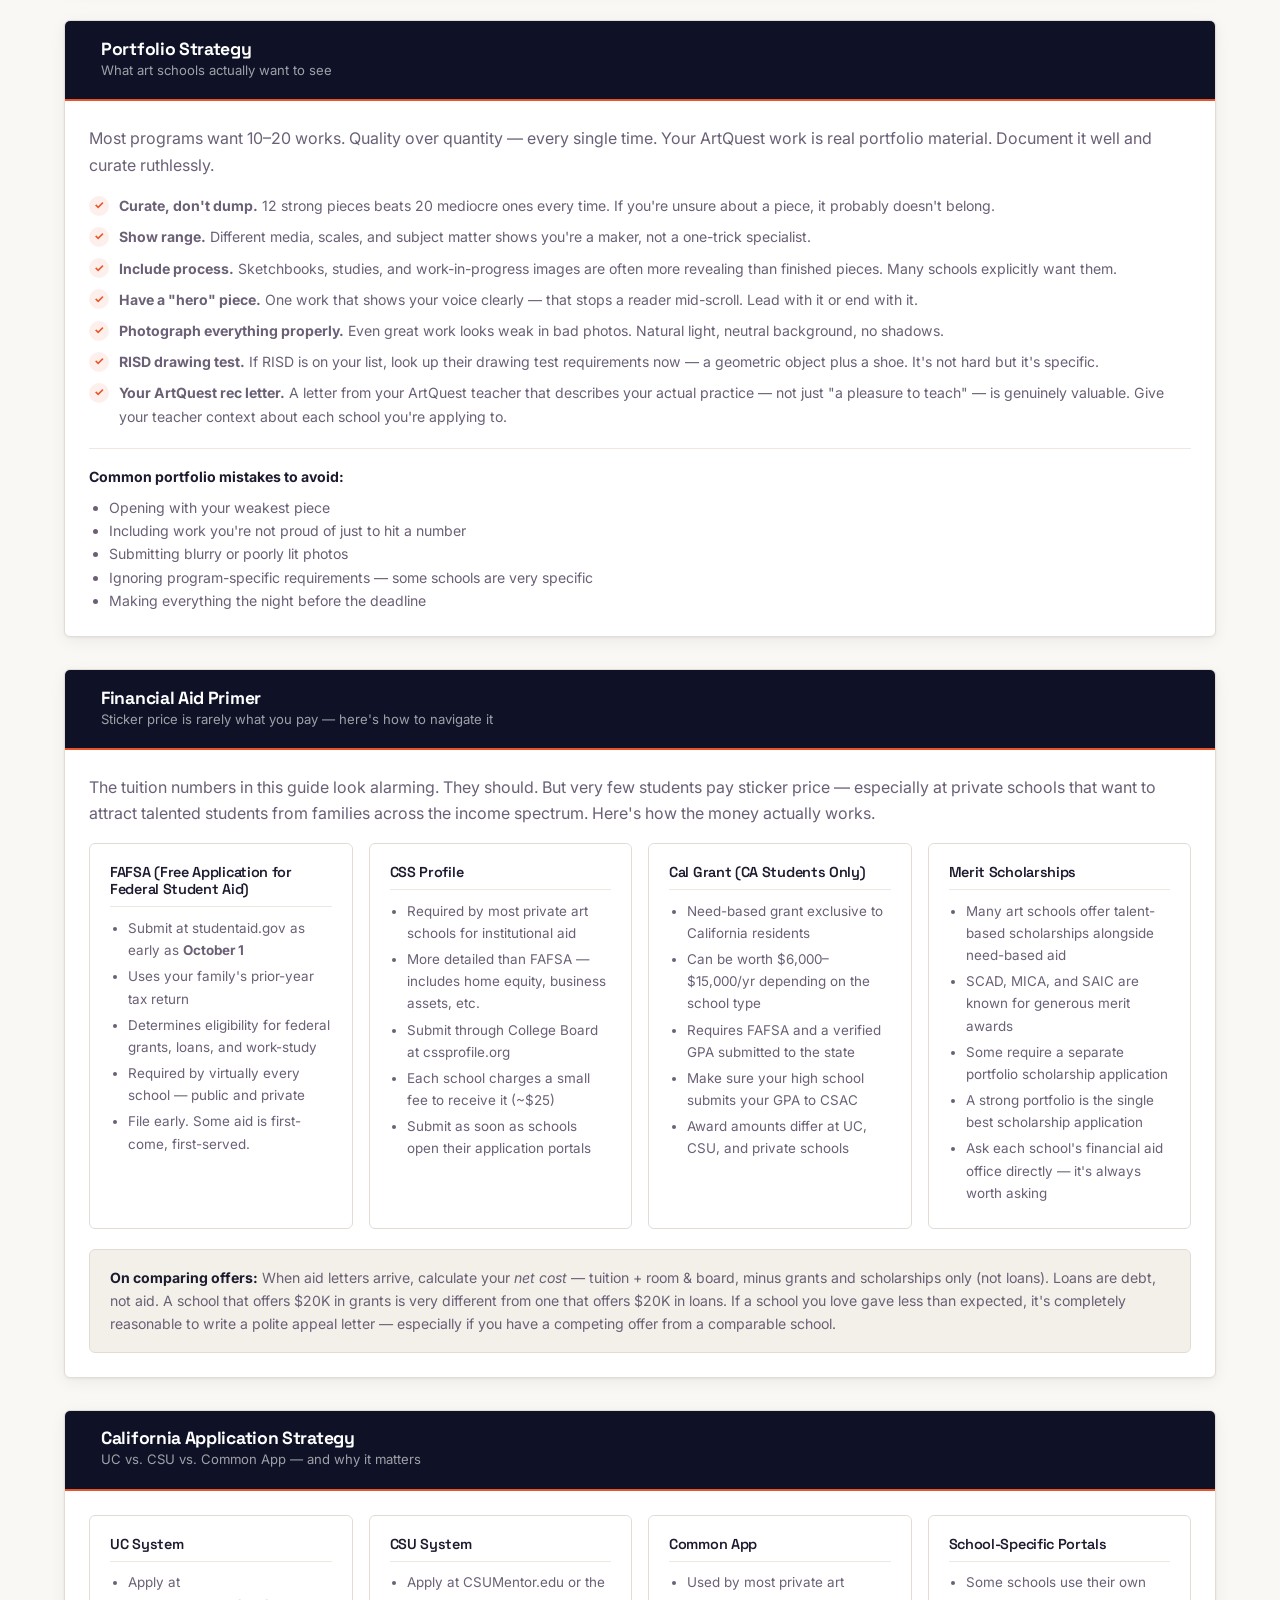
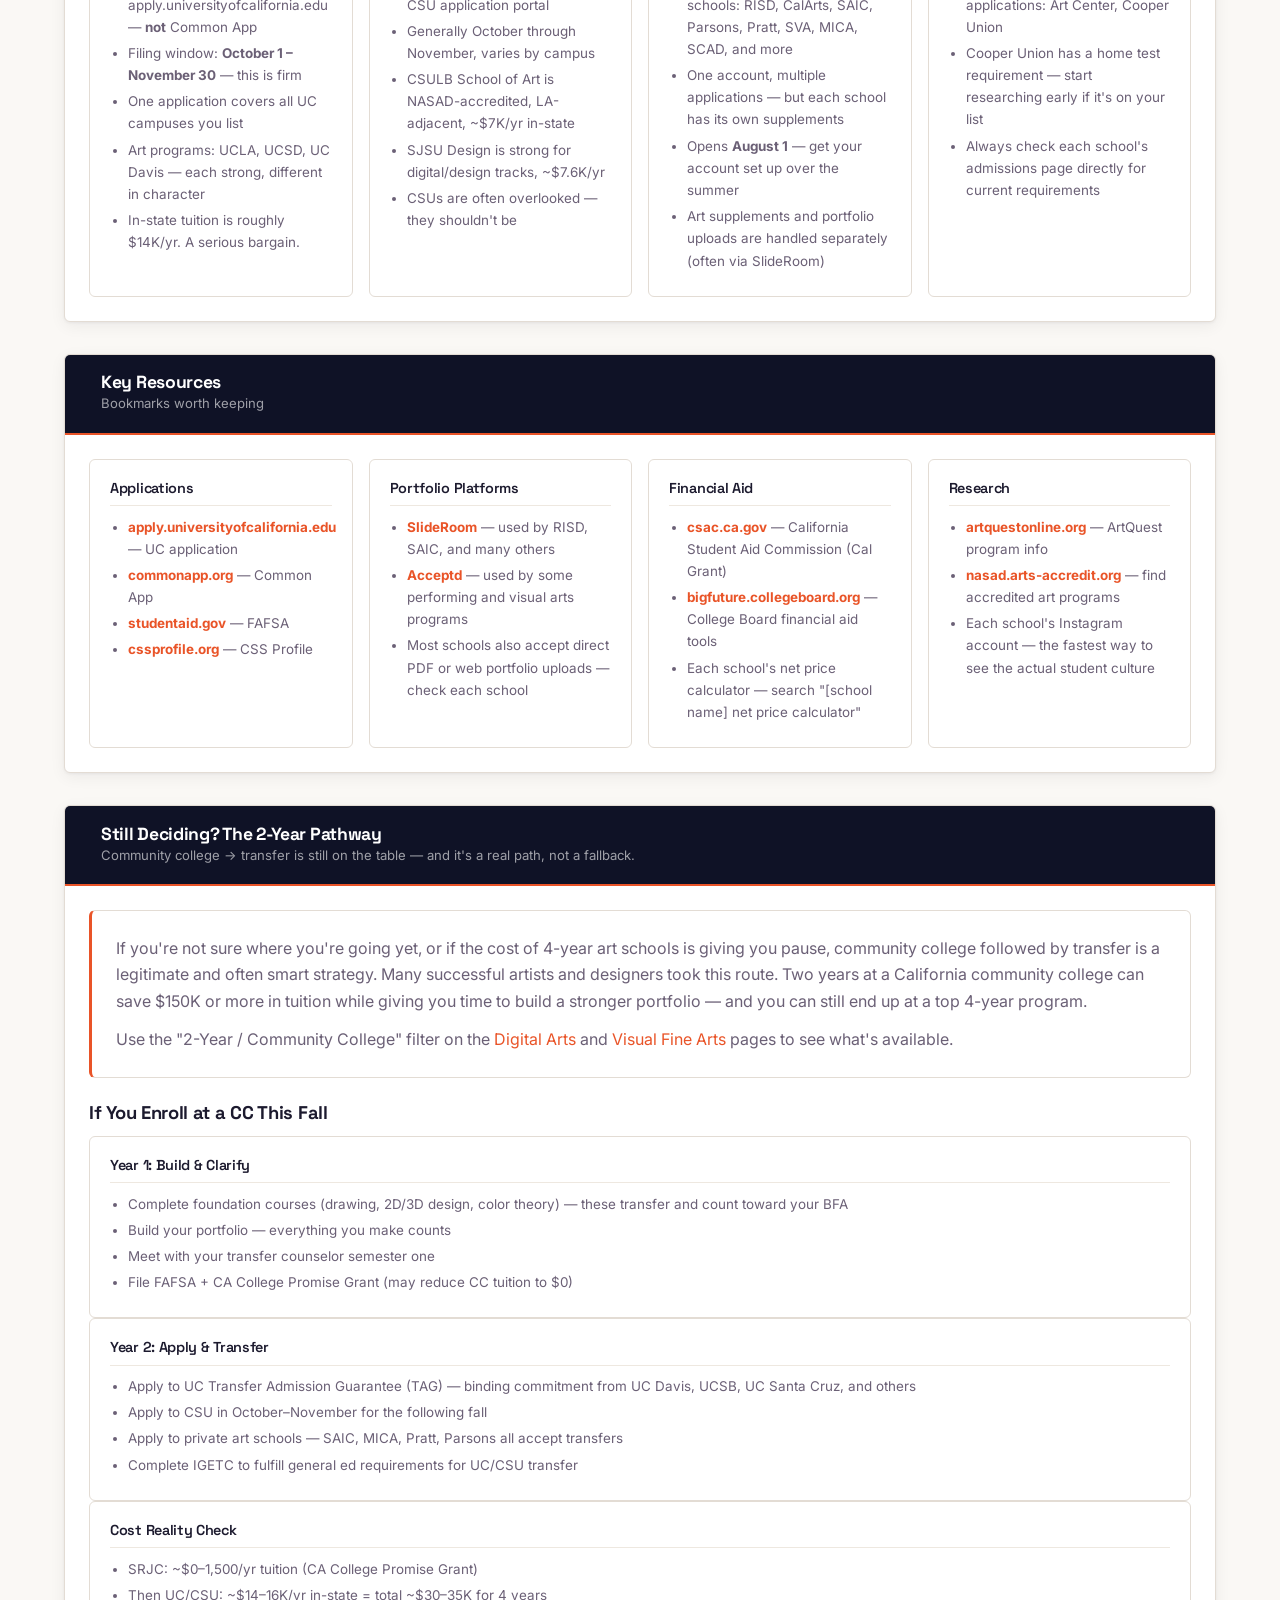
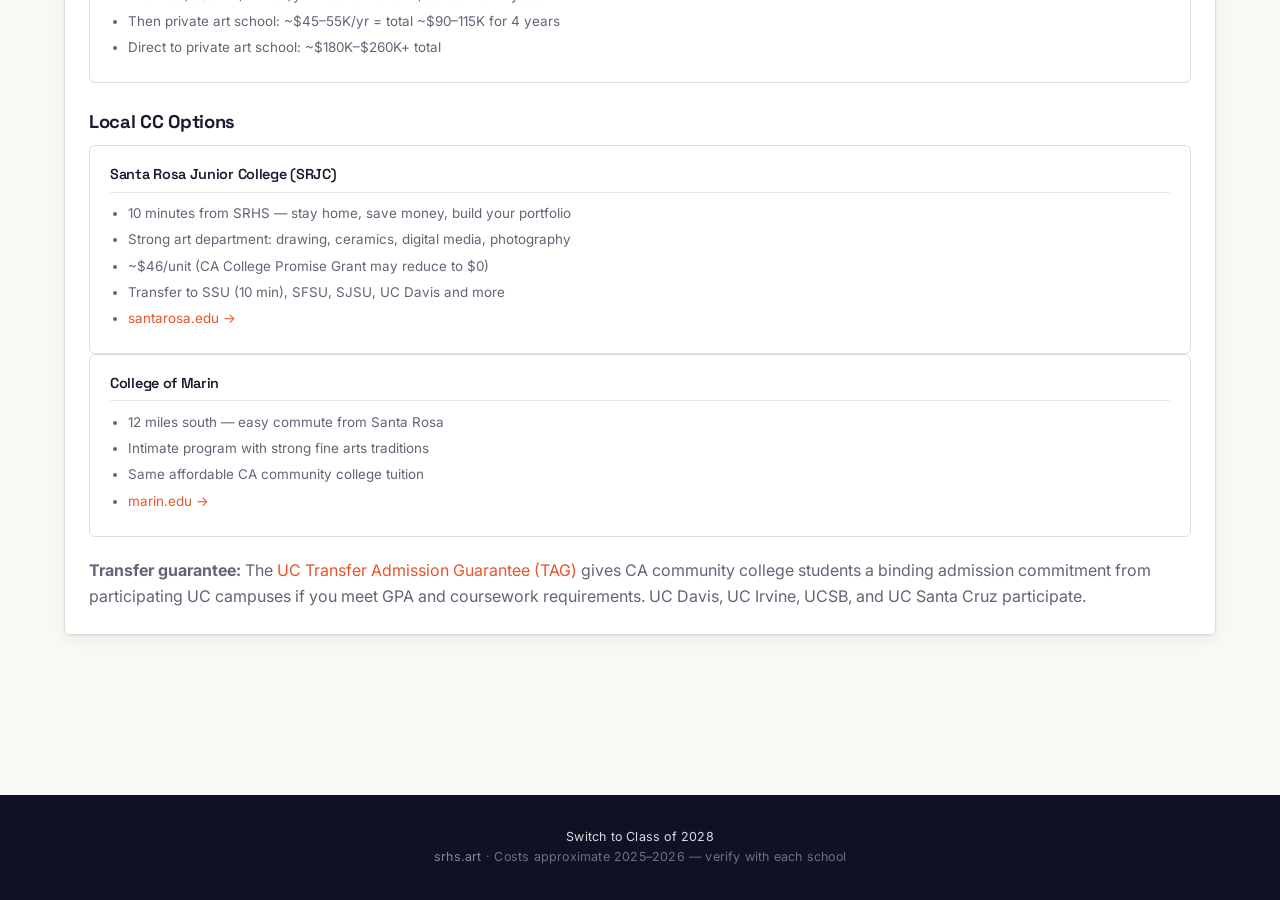
<file: prep-guide.html>
<!DOCTYPE html>
<html lang="en">
<head>
  <meta charset="UTF-8">
  <meta name="viewport" content="width=device-width, initial-scale=1.0">
  <title>Senior Year Guide — SRHS ArtQuest Class of 2027</title>
  <meta name="description" content="Art college application guide for SRHS ArtQuest Class of 2027. Junior spring through decision day — portfolio, CA applications, financial aid.">
  <link rel="preconnect" href="https://fonts.googleapis.com">
  <link rel="preconnect" href="https://fonts.gstatic.com" crossorigin>
  <link href="https://fonts.googleapis.com/css2?family=Space+Grotesk:wght@400;500;600;700;800&family=Inter:wght@400;500;600&display=swap" rel="stylesheet">
  <link rel="stylesheet" href="css/style.css">
  <!-- Icons -->
  <link rel="apple-touch-icon" sizes="180x180" href="/apple-touch-icon.png">
  <link rel="icon" type="image/png" sizes="32x32" href="/favicon-32x32.png">
  <link rel="icon" type="image/png" sizes="16x16" href="/favicon-16x16.png">
  <link rel="shortcut icon" href="/favicon.ico">
  <link rel="manifest" href="/site.webmanifest">
  <meta name="theme-color" content="#e95428">
</head>
<body>

<header class="site-header">
  <div class="header-inner">
    <div class="site-logo"><span>SRHS ArtQuest</span> · Class of 2027</div>
    <nav class="site-nav">
      <a href="index.html">Home</a>
      <a href="digital-arts.html">Digital Arts</a>
      <a href="visual-fine-arts.html">Visual Fine Arts</a>
      <a href="prep-guide.html" class="active">Your Senior Year</a>
    </nav>
  </div>
</header>

<section class="hero">
  <h1>Your Senior Year Guide</h1>
  <p class="subtitle">
    Built for SRHS ArtQuest — Class of 2027.
    Junior spring through decision day. Portfolio, applications, financial aid —
    in the order that actually matters right now.
  </p>
  <hr class="hero-rule">
  <div class="hero-badges">
    <span class="badge badge-info">Class of 2027</span>
    <span class="badge badge-info">Junior Spring → Decision Day</span>
    <span class="badge badge-info">CA Student Focus</span>
  </div>
</section>

<main class="page-wrap">

  <div class="page-intro">
    <h3 style="margin-bottom:.35rem">The timing is fine.</h3>
    <p>
      Applications for fall 2027 don't open until August. Your ArtQuest teachers know your
      work well enough to write letters that actually say something. This guide covers what
      to do between now and when decisions come in.
    </p>
  </div>

  <div class="guide-sections">

    <!-- RIGHT NOW -->

    <section class="guide-section">
      <div class="guide-section-header">
        <span class="icon"></span>
        <div>
          <h2>Right Now — Junior Spring</h2>
          <p class="subtitle">What to do before summer break</p>
        </div>
      </div>
      <div class="guide-section-body">
        <div class="timeline">

          <div class="timeline-item">
            <div class="timeline-period">School List</div>
            <div class="timeline-content">
              <h4>Build your list — reach, match, and safety</h4>
              <ul>
                <li>Aim for 8–12 schools: 2–3 reaches, 4–5 matches, 2–3 safeties</li>
                <li>For CA residents, UC and CSU schools are often "safeties" with exceptional programs</li>
                <li>Browse the <a href="digital-arts.html">Digital Arts</a> and <a href="visual-fine-arts.html">Visual Fine Arts</a> pages in this guide</li>
                <li>Follow the Instagram accounts of schools you're interested in — get a feel for the culture</li>
                <li>Look at student work, not just the brochure</li>
              </ul>
            </div>
          </div>

          <div class="timeline-item">
            <div class="timeline-period">Portfolio Audit</div>
            <div class="timeline-content">
              <h4>Take stock of what you have</h4>
              <ul>
                <li>Lay out (or scroll through) everything you've made in ArtQuest this year</li>
                <li>Identify your 5–8 strongest pieces honestly — not your favorites, your strongest</li>
                <li>Note what's missing: range of media, a piece that shows your process, a "hero" piece that shows your voice</li>
                <li>Photograph anything that isn't already documented — good light, no shadows</li>
                <li>Most programs want 10–20 works. You likely have more than you think.</li>
              </ul>
            </div>
          </div>

          <div class="timeline-item">
            <div class="timeline-period">Teacher Rec</div>
            <div class="timeline-content">
              <h4>Have a conversation with your ArtQuest teacher now</h4>
              <ul>
                <li>Let them know you're planning to apply to art schools — give them context</li>
                <li>A recommendation from an ArtQuest teacher carries real weight at art school admissions offices</li>
                <li>You don't need to formally ask yet — just open the conversation</li>
              </ul>
            </div>
          </div>

          <div class="timeline-item">
            <div class="timeline-period">Financial Picture</div>
            <div class="timeline-content">
              <h4>Have an honest conversation with your family</h4>
              <ul>
                <li>Know roughly what your family can contribute before you fall in love with a $70K/yr school</li>
                <li>The <a href="#financial-aid">Financial Aid section</a> below explains how sticker price and actual cost differ significantly</li>
                <li>CA in-state options (UC, CSU) are genuinely excellent and dramatically more affordable</li>
              </ul>
            </div>
          </div>

        </div>
      </div>
    </section>

    <!-- SUMMER -->

    <section class="guide-section">
      <div class="guide-section-header">
        <span class="icon"></span>
        <div>
          <h2>Summer 2026 — Your Most Valuable Window</h2>
          <p class="subtitle">Unstructured time is portfolio time</p>
        </div>
      </div>
      <div class="guide-section-body">
        <div class="timeline">

          <div class="timeline-item">
            <div class="timeline-period">Portfolio</div>
            <div class="timeline-content">
              <h4>Make 2–3 intentional new pieces</h4>
              <ul>
                <li>Don't try to make everything — make a few things with clear intention</li>
                <li>Think about what's currently missing from your portfolio: range, depth, a different medium</li>
                <li>Process matters — document your sketchbooks, studies, and work-in-progress</li>
                <li>Many schools want to see <em>how</em> you think, not just finished work</li>
              </ul>
            </div>
          </div>

          <div class="timeline-item">
            <div class="timeline-period">Essays</div>
            <div class="timeline-content">
              <h4>Draft your artist statement and personal essay</h4>
              <ul>
                <li>Common App personal statement: 650 words. Start a rough draft — doesn't need to be good yet</li>
                <li>Artist statement: 1–2 paragraphs on who you are as an artist and why this work matters to you</li>
                <li>Write honestly. Admissions readers read thousands of these. The ones that stick are specific and real.</li>
                <li>Your ArtQuest experience is specific and real. Use it.</li>
              </ul>
            </div>
          </div>

          <div class="timeline-item">
            <div class="timeline-period">Campus Visits</div>
            <div class="timeline-content">
              <h4>Visit in person if you can — or go virtual</h4>
              <ul>
                <li>Even one campus visit changes how you think about your list</li>
                <li>CA schools (CalArts, Art Center, CCA, CSULB, UCLA, UCSD) are road-trip distance from Sonoma County</li>
                <li>Virtual open houses happen year-round — most schools have them recorded on their site</li>
              </ul>
            </div>
          </div>

          <div class="timeline-item">
            <div class="timeline-period">FAFSA Prep</div>
            <div class="timeline-content">
              <h4>Get your tax documents organized</h4>
              <ul>
                <li>FAFSA opens October 1 — you want to file as early as possible</li>
                <li>You'll need your family's prior-year tax information (2025 taxes for fall 2027 entry)</li>
                <li>Many schools award aid on a first-come basis — early filing matters</li>
              </ul>
            </div>
          </div>

        </div>
      </div>
    </section>

    <!-- SENIOR FALL -->

    <section class="guide-section">
      <div class="guide-section-header">
        <span class="icon"></span>
        <div>
          <h2>Senior Fall — September through December 2026</h2>
          <p class="subtitle">Applications open. This is the window.</p>
        </div>
      </div>
      <div class="guide-section-body">
        <div class="timeline">

          <div class="timeline-item">
            <div class="timeline-period">Aug–Sep</div>
            <div class="timeline-content">
              <h4>Get your accounts set up before school starts</h4>
              <ul>
                <li>Create your Common App account at commonapp.org (opens Aug 1)</li>
                <li>Create your UC application account at apply.universityofcalifornia.edu</li>
                <li>Formally ask your ArtQuest teacher for a recommendation — give them 4–6 weeks minimum</li>
                <li>Finalize your school list. Most students apply to 10–15 schools.</li>
              </ul>
            </div>
          </div>

          <div class="timeline-item">
            <div class="timeline-period">Oct–Nov</div>
            <div class="timeline-content">
              <h4>UC filing window: October 1 – November 30</h4>
              <ul>
                <li>This is a hard window — UC applications are only accepted Oct 1 through Nov 30</li>
                <li>Apply to every UC campus that has a relevant program — the application fee covers all of them</li>
                <li>File FAFSA as early as October 1</li>
                <li>Submit portfolio materials to schools with early deadlines (some Dec 1)</li>
                <li>Finalize and photograph your complete portfolio</li>
              </ul>
            </div>
          </div>

          <div class="timeline-item">
            <div class="timeline-period">Dec–Jan</div>
            <div class="timeline-content">
              <h4>Most private art school deadlines fall here</h4>
              <ul>
                <li>RISD, CalArts, SAIC, Cooper Union, Parsons, Pratt, SVA — check each school's exact date</li>
                <li>Submit CSS Profile for private school financial aid</li>
                <li>Many schools use SlideRoom or Slideshow for portfolio submission — allow time to learn the platform</li>
                <li>RISD has a drawing test — review their requirements specifically</li>
              </ul>
            </div>
          </div>

        </div>
      </div>
    </section>

    <!-- DECISIONS -->

    <section class="guide-section">
      <div class="guide-section-header">
        <span class="icon"></span>
        <div>
          <h2>Senior Spring — Decisions &amp; Choosing Well</h2>
          <p class="subtitle">Getting in is one thing. Choosing right is another.</p>
        </div>
      </div>
      <div class="guide-section-body">
        <div class="timeline">

          <div class="timeline-item">
            <div class="timeline-period">Feb–Mar</div>
            <div class="timeline-content">
              <h4>Decisions start arriving</h4>
              <ul>
                <li>Many schools notify in February and March</li>
                <li>Financial aid award letters come with or shortly after acceptance — wait for both before deciding</li>
                <li>Do not compare acceptance letters. Compare financial aid packages.</li>
              </ul>
            </div>
          </div>

          <div class="timeline-item">
            <div class="timeline-period">Apr–May</div>
            <div class="timeline-content">
              <h4>How to actually choose</h4>
              <ul>
                <li>Calculate your net cost: tuition + room &amp; board − grants and scholarships (not loans)</li>
                <li>A school that costs $20K/yr with debt vs. $8K/yr debt-free is a very different 4 years</li>
                <li>If a school you love gave you less aid than expected, you can appeal — especially if you have a competing offer</li>
                <li>Visit accepted students days if at all possible — the culture of a school matters enormously</li>
                <li>National Decision Day is May 1. Take the time you need before then.</li>
              </ul>
            </div>
          </div>

        </div>
      </div>
    </section>

    <!-- PORTFOLIO STRATEGY -->

    <section class="guide-section">
      <div class="guide-section-header">
        <span class="icon"></span>
        <div>
          <h2>Portfolio Strategy</h2>
          <p class="subtitle">What art schools actually want to see</p>
        </div>
      </div>
      <div class="guide-section-body">

        <p style="margin-bottom:1rem; color:var(--ink-2)">
          Most programs want 10–20 works. Quality over quantity — every single time.
          Your ArtQuest work is real portfolio material. Document it well and curate ruthlessly.
        </p>

        <div class="checklist">
          <div class="check-item">
            <div class="check-icon">✓</div>
            <span><strong>Curate, don't dump.</strong> 12 strong pieces beats 20 mediocre ones every time. If you're unsure about a piece, it probably doesn't belong.</span>
          </div>
          <div class="check-item">
            <div class="check-icon">✓</div>
            <span><strong>Show range.</strong> Different media, scales, and subject matter shows you're a maker, not a one-trick specialist.</span>
          </div>
          <div class="check-item">
            <div class="check-icon">✓</div>
            <span><strong>Include process.</strong> Sketchbooks, studies, and work-in-progress images are often more revealing than finished pieces. Many schools explicitly want them.</span>
          </div>
          <div class="check-item">
            <div class="check-icon">✓</div>
            <span><strong>Have a "hero" piece.</strong> One work that shows your voice clearly — that stops a reader mid-scroll. Lead with it or end with it.</span>
          </div>
          <div class="check-item">
            <div class="check-icon">✓</div>
            <span><strong>Photograph everything properly.</strong> Even great work looks weak in bad photos. Natural light, neutral background, no shadows.</span>
          </div>
          <div class="check-item">
            <div class="check-icon">✓</div>
            <span><strong>RISD drawing test.</strong> If RISD is on your list, look up their drawing test requirements now — a geometric object plus a shoe. It's not hard but it's specific.</span>
          </div>
          <div class="check-item">
            <div class="check-icon">✓</div>
            <span><strong>Your ArtQuest rec letter.</strong> A letter from your ArtQuest teacher that describes your actual practice — not just "a pleasure to teach" — is genuinely valuable. Give your teacher context about each school you're applying to.</span>
          </div>
        </div>

        <div style="margin-top:1.25rem; padding-top:1rem; border-top:1px solid var(--border-lt); font-size:.88rem; color:var(--ink-2)">
          <strong style="color:var(--ink)">Common portfolio mistakes to avoid:</strong>
          <ul style="list-style:disc;padding-left:1.25rem;margin-top:.5rem">
            <li>Opening with your weakest piece</li>
            <li>Including work you're not proud of just to hit a number</li>
            <li>Submitting blurry or poorly lit photos</li>
            <li>Ignoring program-specific requirements — some schools are very specific</li>
            <li>Making everything the night before the deadline</li>
          </ul>
        </div>

      </div>
    </section>

    <!-- FINANCIAL AID -->

    <section class="guide-section" id="financial-aid">
      <div class="guide-section-header">
        <span class="icon"></span>
        <div>
          <h2>Financial Aid Primer</h2>
          <p class="subtitle">Sticker price is rarely what you pay — here's how to navigate it</p>
        </div>
      </div>
      <div class="guide-section-body">

        <p style="margin-bottom:1rem; color:var(--ink-2)">
          The tuition numbers in this guide look alarming. They should. But very few students
          pay sticker price — especially at private schools that want to attract talented students
          from families across the income spectrum. Here's how the money actually works.
        </p>

        <div class="info-grid">

          <div class="info-card">
            <h4>FAFSA (Free Application for Federal Student Aid)</h4>
            <ul>
              <li>Submit at studentaid.gov as early as <strong>October 1</strong></li>
              <li>Uses your family's prior-year tax return</li>
              <li>Determines eligibility for federal grants, loans, and work-study</li>
              <li>Required by virtually every school — public and private</li>
              <li>File early. Some aid is first-come, first-served.</li>
            </ul>
          </div>

          <div class="info-card">
            <h4>CSS Profile</h4>
            <ul>
              <li>Required by most private art schools for institutional aid</li>
              <li>More detailed than FAFSA — includes home equity, business assets, etc.</li>
              <li>Submit through College Board at cssprofile.org</li>
              <li>Each school charges a small fee to receive it (~$25)</li>
              <li>Submit as soon as schools open their application portals</li>
            </ul>
          </div>

          <div class="info-card">
            <h4>Cal Grant (CA Students Only)</h4>
            <ul>
              <li>Need-based grant exclusive to California residents</li>
              <li>Can be worth $6,000–$15,000/yr depending on the school type</li>
              <li>Requires FAFSA and a verified GPA submitted to the state</li>
              <li>Make sure your high school submits your GPA to CSAC</li>
              <li>Award amounts differ at UC, CSU, and private schools</li>
            </ul>
          </div>

          <div class="info-card">
            <h4>Merit Scholarships</h4>
            <ul>
              <li>Many art schools offer talent-based scholarships alongside need-based aid</li>
              <li>SCAD, MICA, and SAIC are known for generous merit awards</li>
              <li>Some require a separate portfolio scholarship application</li>
              <li>A strong portfolio is the single best scholarship application</li>
              <li>Ask each school's financial aid office directly — it's always worth asking</li>
            </ul>
          </div>

        </div>

        <div class="callout" style="margin-top:1.25rem">
          <strong>On comparing offers:</strong> When aid letters arrive, calculate your
          <em>net cost</em> — tuition + room &amp; board, minus grants and scholarships only
          (not loans). Loans are debt, not aid. A school that offers $20K in grants is
          very different from one that offers $20K in loans. If a school you love gave
          less than expected, it's completely reasonable to write a polite appeal letter —
          especially if you have a competing offer from a comparable school.
        </div>

      </div>
    </section>

    <!-- CA APPLICATION STRATEGY -->

    <section class="guide-section">
      <div class="guide-section-header">
        <span class="icon"></span>
        <div>
          <h2>California Application Strategy</h2>
          <p class="subtitle">UC vs. CSU vs. Common App — and why it matters</p>
        </div>
      </div>
      <div class="guide-section-body">

        <div class="info-grid">

          <div class="info-card">
            <h4>UC System</h4>
            <ul>
              <li>Apply at apply.universityofcalifornia.edu — <strong>not</strong> Common App</li>
              <li>Filing window: <strong>October 1 – November 30</strong> — this is firm</li>
              <li>One application covers all UC campuses you list</li>
              <li>Art programs: UCLA, UCSD, UC Davis — each strong, different in character</li>
              <li>In-state tuition is roughly $14K/yr. A serious bargain.</li>
            </ul>
          </div>

          <div class="info-card">
            <h4>CSU System</h4>
            <ul>
              <li>Apply at CSUMentor.edu or the CSU application portal</li>
              <li>Generally October through November, varies by campus</li>
              <li>CSULB School of Art is NASAD-accredited, LA-adjacent, ~$7K/yr in-state</li>
              <li>SJSU Design is strong for digital/design tracks, ~$7.6K/yr</li>
              <li>CSUs are often overlooked — they shouldn't be</li>
            </ul>
          </div>

          <div class="info-card">
            <h4>Common App</h4>
            <ul>
              <li>Used by most private art schools: RISD, CalArts, SAIC, Parsons, Pratt, SVA, MICA, SCAD, and more</li>
              <li>One account, multiple applications — but each school has its own supplements</li>
              <li>Opens <strong>August 1</strong> — get your account set up over the summer</li>
              <li>Art supplements and portfolio uploads are handled separately (often via SlideRoom)</li>
            </ul>
          </div>

          <div class="info-card">
            <h4>School-Specific Portals</h4>
            <ul>
              <li>Some schools use their own applications: Art Center, Cooper Union</li>
              <li>Cooper Union has a home test requirement — start researching early if it's on your list</li>
              <li>Always check each school's admissions page directly for current requirements</li>
            </ul>
          </div>

        </div>

      </div>
    </section>

    <!-- KEY RESOURCES -->

    <section class="guide-section">
      <div class="guide-section-header">
        <span class="icon"></span>
        <div>
          <h2>Key Resources</h2>
          <p class="subtitle">Bookmarks worth keeping</p>
        </div>
      </div>
      <div class="guide-section-body">

        <div class="info-grid">

          <div class="info-card">
            <h4>Applications</h4>
            <ul>
              <li><strong><a href="https://apply.universityofcalifornia.edu" target="_blank" rel="noopener">apply.universityofcalifornia.edu</a></strong> — UC application</li>
              <li><strong><a href="https://www.commonapp.org" target="_blank" rel="noopener">commonapp.org</a></strong> — Common App</li>
              <li><strong><a href="https://www.studentaid.gov" target="_blank" rel="noopener">studentaid.gov</a></strong> — FAFSA</li>
              <li><strong><a href="https://cssprofile.org" target="_blank" rel="noopener">cssprofile.org</a></strong> — CSS Profile</li>
            </ul>
          </div>

          <div class="info-card">
            <h4>Portfolio Platforms</h4>
            <ul>
              <li><strong><a href="https://slideroom.com" target="_blank" rel="noopener">SlideRoom</a></strong> — used by RISD, SAIC, and many others</li>
              <li><strong><a href="https://www.smfa.tufts.edu" target="_blank" rel="noopener">Acceptd</a></strong> — used by some performing and visual arts programs</li>
              <li>Most schools also accept direct PDF or web portfolio uploads — check each school</li>
            </ul>
          </div>

          <div class="info-card">
            <h4>Financial Aid</h4>
            <ul>
              <li><strong><a href="https://www.csac.ca.gov" target="_blank" rel="noopener">csac.ca.gov</a></strong> — California Student Aid Commission (Cal Grant)</li>
              <li><strong><a href="https://bigfuture.collegeboard.org" target="_blank" rel="noopener">bigfuture.collegeboard.org</a></strong> — College Board financial aid tools</li>
              <li>Each school's net price calculator — search "[school name] net price calculator"</li>
            </ul>
          </div>

          <div class="info-card">
            <h4>Research</h4>
            <ul>
              <li><strong><a href="https://www.artquestonline.org" target="_blank" rel="noopener">artquestonline.org</a></strong> — ArtQuest program info</li>
              <li><strong><a href="https://nasad.arts-accredit.org" target="_blank" rel="noopener">nasad.arts-accredit.org</a></strong> — find accredited art programs</li>
              <li>Each school's Instagram account — the fastest way to see the actual student culture</li>
            </ul>
          </div>

        </div>

      </div>
    </section>

    <!-- 2-YEAR PATHWAY -->

    <section class="guide-section" id="two-year-path">
      <div class="guide-section-header">
        <span class="icon"></span>
        <div>
          <h2>Still Deciding? The 2-Year Pathway</h2>
          <p class="subtitle">Community college → transfer is still on the table — and it's a real path, not a fallback.</p>
        </div>
      </div>
      <div class="guide-section-body">

        <div class="page-intro" style="margin-bottom:1.5rem">
          <p>
            If you're not sure where you're going yet, or if the cost of 4-year art schools is giving
            you pause, community college followed by transfer is a legitimate and often smart strategy.
            Many successful artists and designers took this route. Two years at a California community
            college can save $150K or more in tuition while giving you time to build a stronger portfolio —
            and you can still end up at a top 4-year program.
          </p>
          <p style="margin-bottom:0">
            Use the "2-Year / Community College" filter on the <a href="digital-arts.html">Digital Arts</a>
            and <a href="visual-fine-arts.html">Visual Fine Arts</a> pages to see what's available.
          </p>
        </div>

        <h3 style="margin:0 0 .75rem">If You Enroll at a CC This Fall</h3>
        <div class="info-cards">

          <div class="info-card">
            <h4>Year 1: Build &amp; Clarify</h4>
            <ul>
              <li>Complete foundation courses (drawing, 2D/3D design, color theory) — these transfer and count toward your BFA</li>
              <li>Build your portfolio — everything you make counts</li>
              <li>Meet with your transfer counselor semester one</li>
              <li>File FAFSA + CA College Promise Grant (may reduce CC tuition to $0)</li>
            </ul>
          </div>

          <div class="info-card">
            <h4>Year 2: Apply &amp; Transfer</h4>
            <ul>
              <li>Apply to UC Transfer Admission Guarantee (TAG) — binding commitment from UC Davis, UCSB, UC Santa Cruz, and others</li>
              <li>Apply to CSU in October–November for the following fall</li>
              <li>Apply to private art schools — SAIC, MICA, Pratt, Parsons all accept transfers</li>
              <li>Complete IGETC to fulfill general ed requirements for UC/CSU transfer</li>
            </ul>
          </div>

          <div class="info-card">
            <h4>Cost Reality Check</h4>
            <ul>
              <li>SRJC: ~$0–1,500/yr tuition (CA College Promise Grant)</li>
              <li>Then UC/CSU: ~$14–16K/yr in-state = total ~$30–35K for 4 years</li>
              <li>Then private art school: ~$45–55K/yr = total ~$90–115K for 4 years</li>
              <li>Direct to private art school: ~$180K–$260K+ total</li>
            </ul>
          </div>

        </div>

        <h3 style="margin:1.75rem 0 .75rem">Local CC Options</h3>
        <div class="info-cards">
          <div class="info-card">
            <h4>Santa Rosa Junior College (SRJC)</h4>
            <ul>
              <li>10 minutes from SRHS — stay home, save money, build your portfolio</li>
              <li>Strong art department: drawing, ceramics, digital media, photography</li>
              <li>~$46/unit (CA College Promise Grant may reduce to $0)</li>
              <li>Transfer to SSU (10 min), SFSU, SJSU, UC Davis and more</li>
              <li><a href="https://www.santarosa.edu" target="_blank" rel="noopener">santarosa.edu →</a></li>
            </ul>
          </div>
          <div class="info-card">
            <h4>College of Marin</h4>
            <ul>
              <li>12 miles south — easy commute from Santa Rosa</li>
              <li>Intimate program with strong fine arts traditions</li>
              <li>Same affordable CA community college tuition</li>
              <li><a href="https://www.marin.edu" target="_blank" rel="noopener">marin.edu →</a></li>
            </ul>
          </div>
        </div>

        <p style="margin-top:1.25rem">
          <strong>Transfer guarantee:</strong> The
          <a href="https://admission.universityofcalifornia.edu/admission-requirements/transfer-requirements/uc-transfer-pathway/transfer-admission-guarantee.html" target="_blank" rel="noopener">UC Transfer Admission Guarantee (TAG)</a>
          gives CA community college students a binding admission commitment from participating UC campuses
          if you meet GPA and coursework requirements. UC Davis, UC Irvine, UCSB, and UC Santa Cruz participate.
        </p>

      </div>
    </section>

  </div><!-- end guide-sections -->

</main>

<footer class="site-footer">
  <a href="https://2028.srhs.art">Switch to Class of 2028</a><br>
  <a href="https://srhs.art">srhs.art</a> · Costs approximate 2025–2026 — verify with each school
</footer>

</body>
</html>
</file>
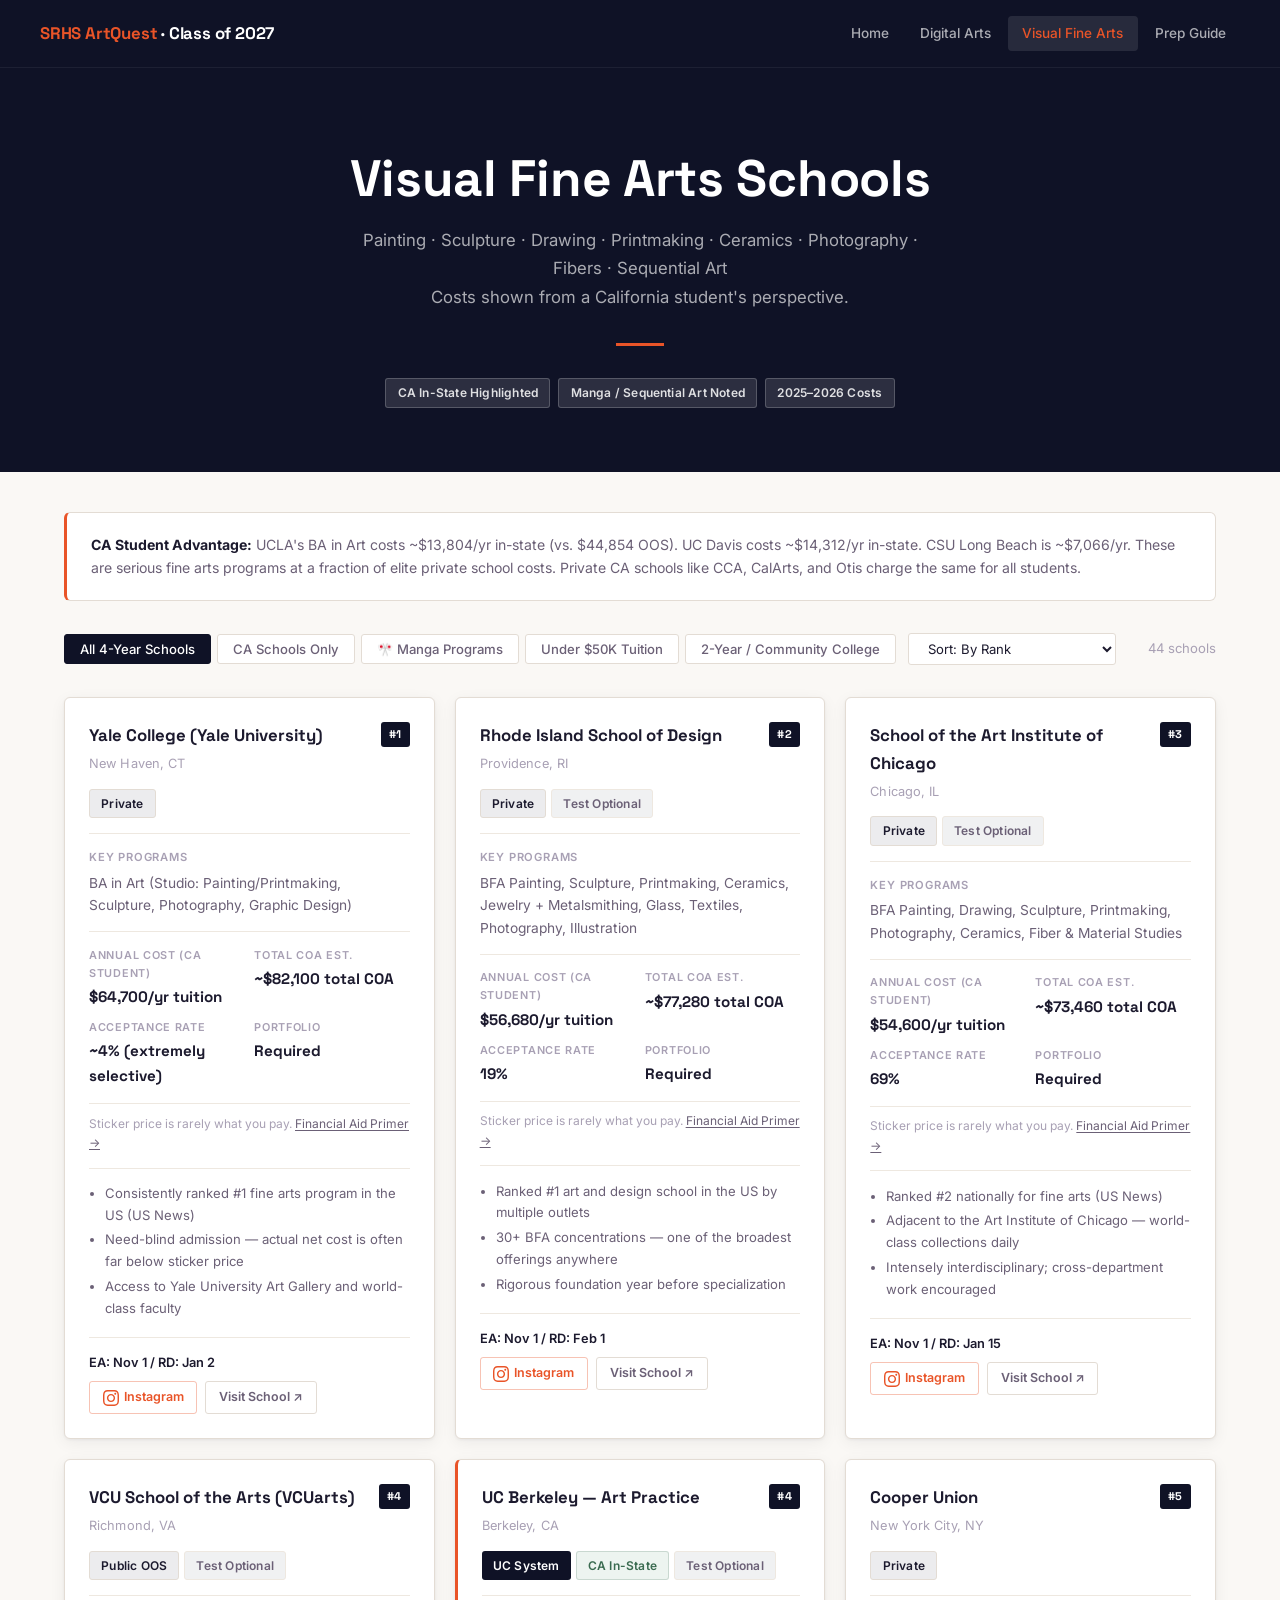
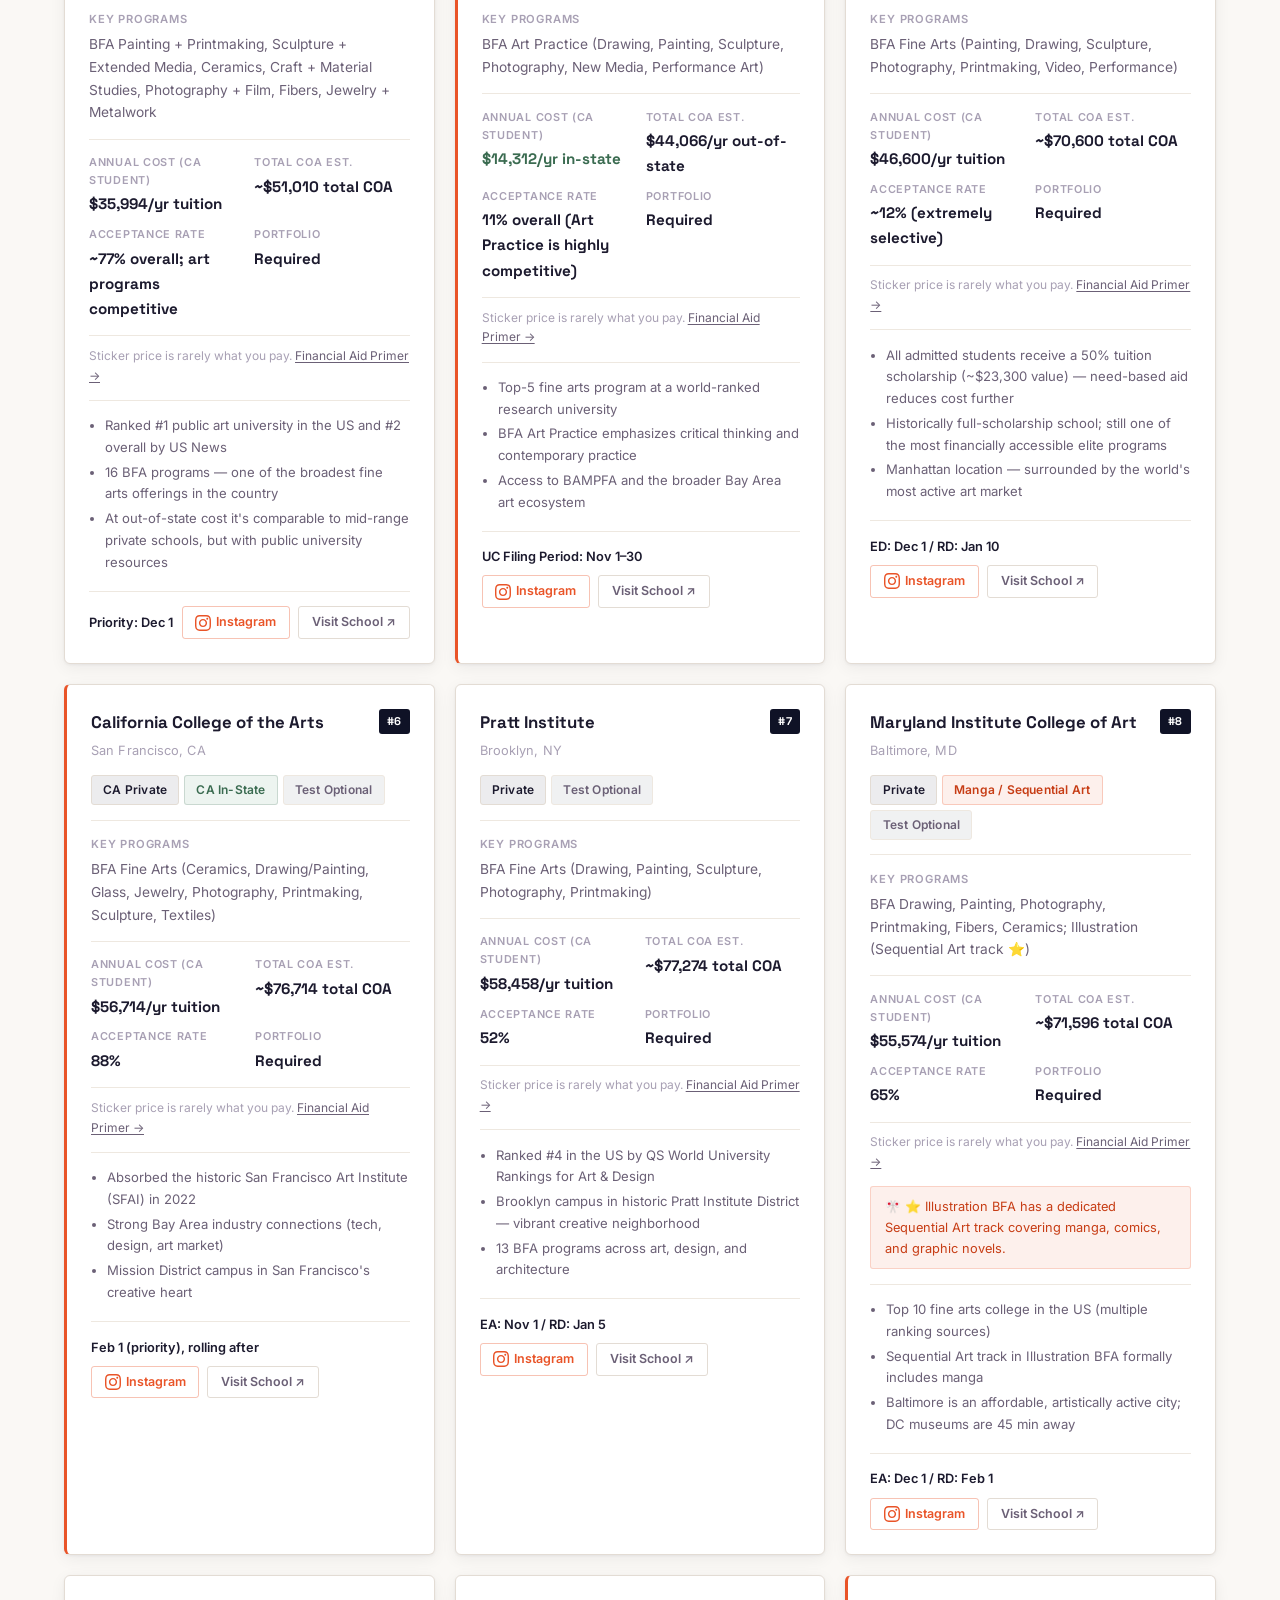
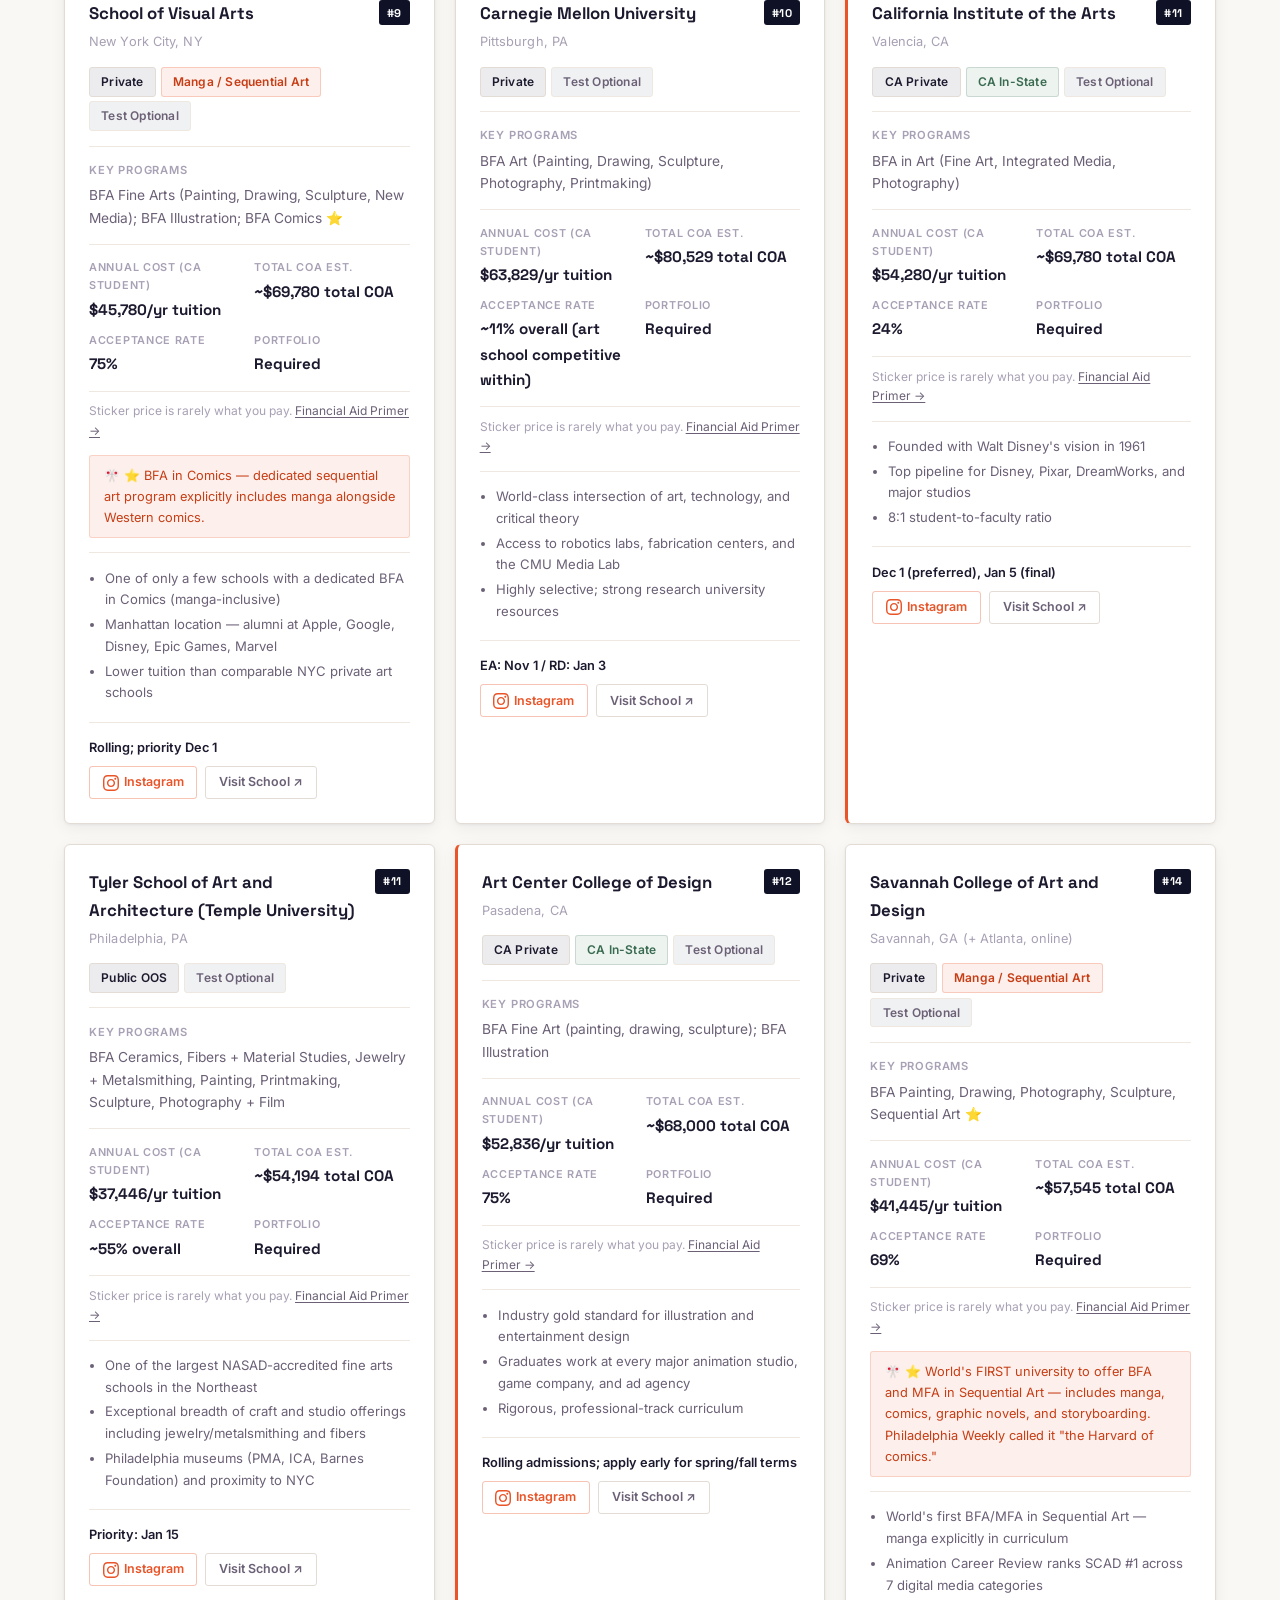
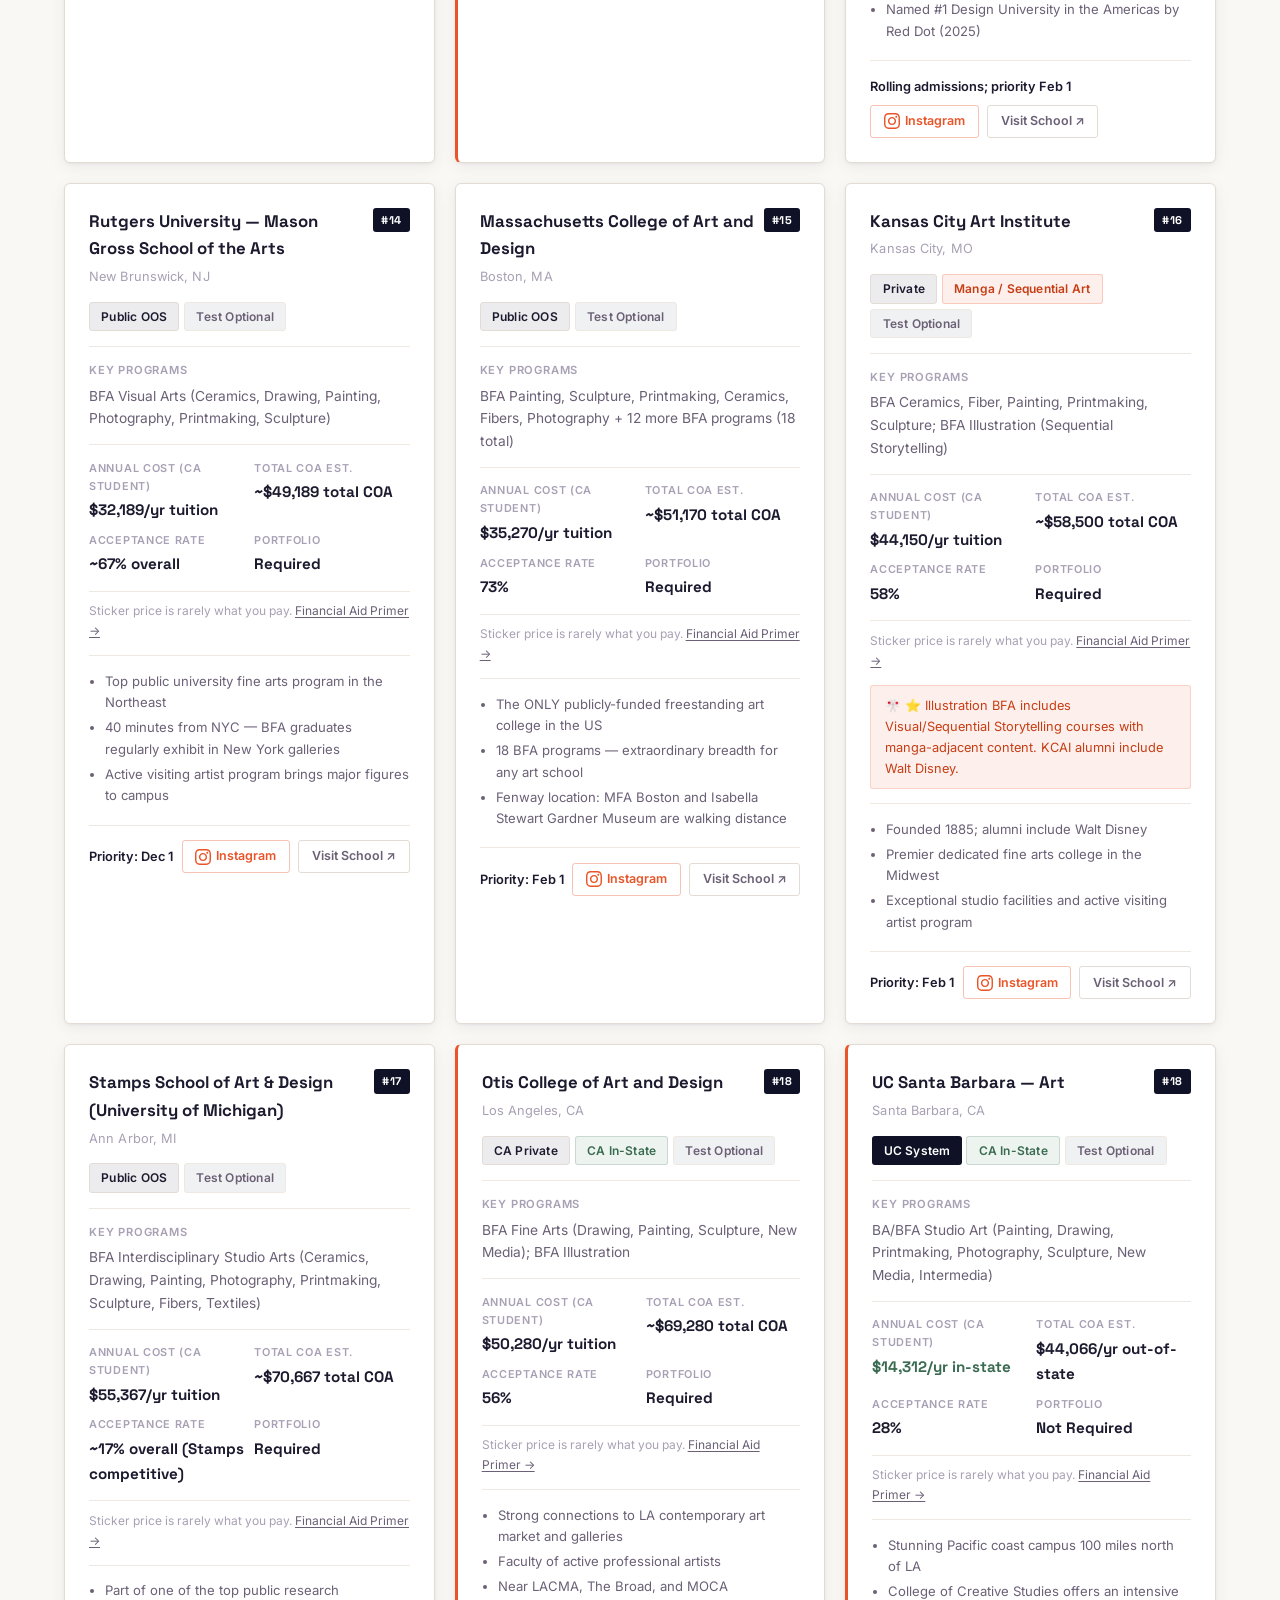
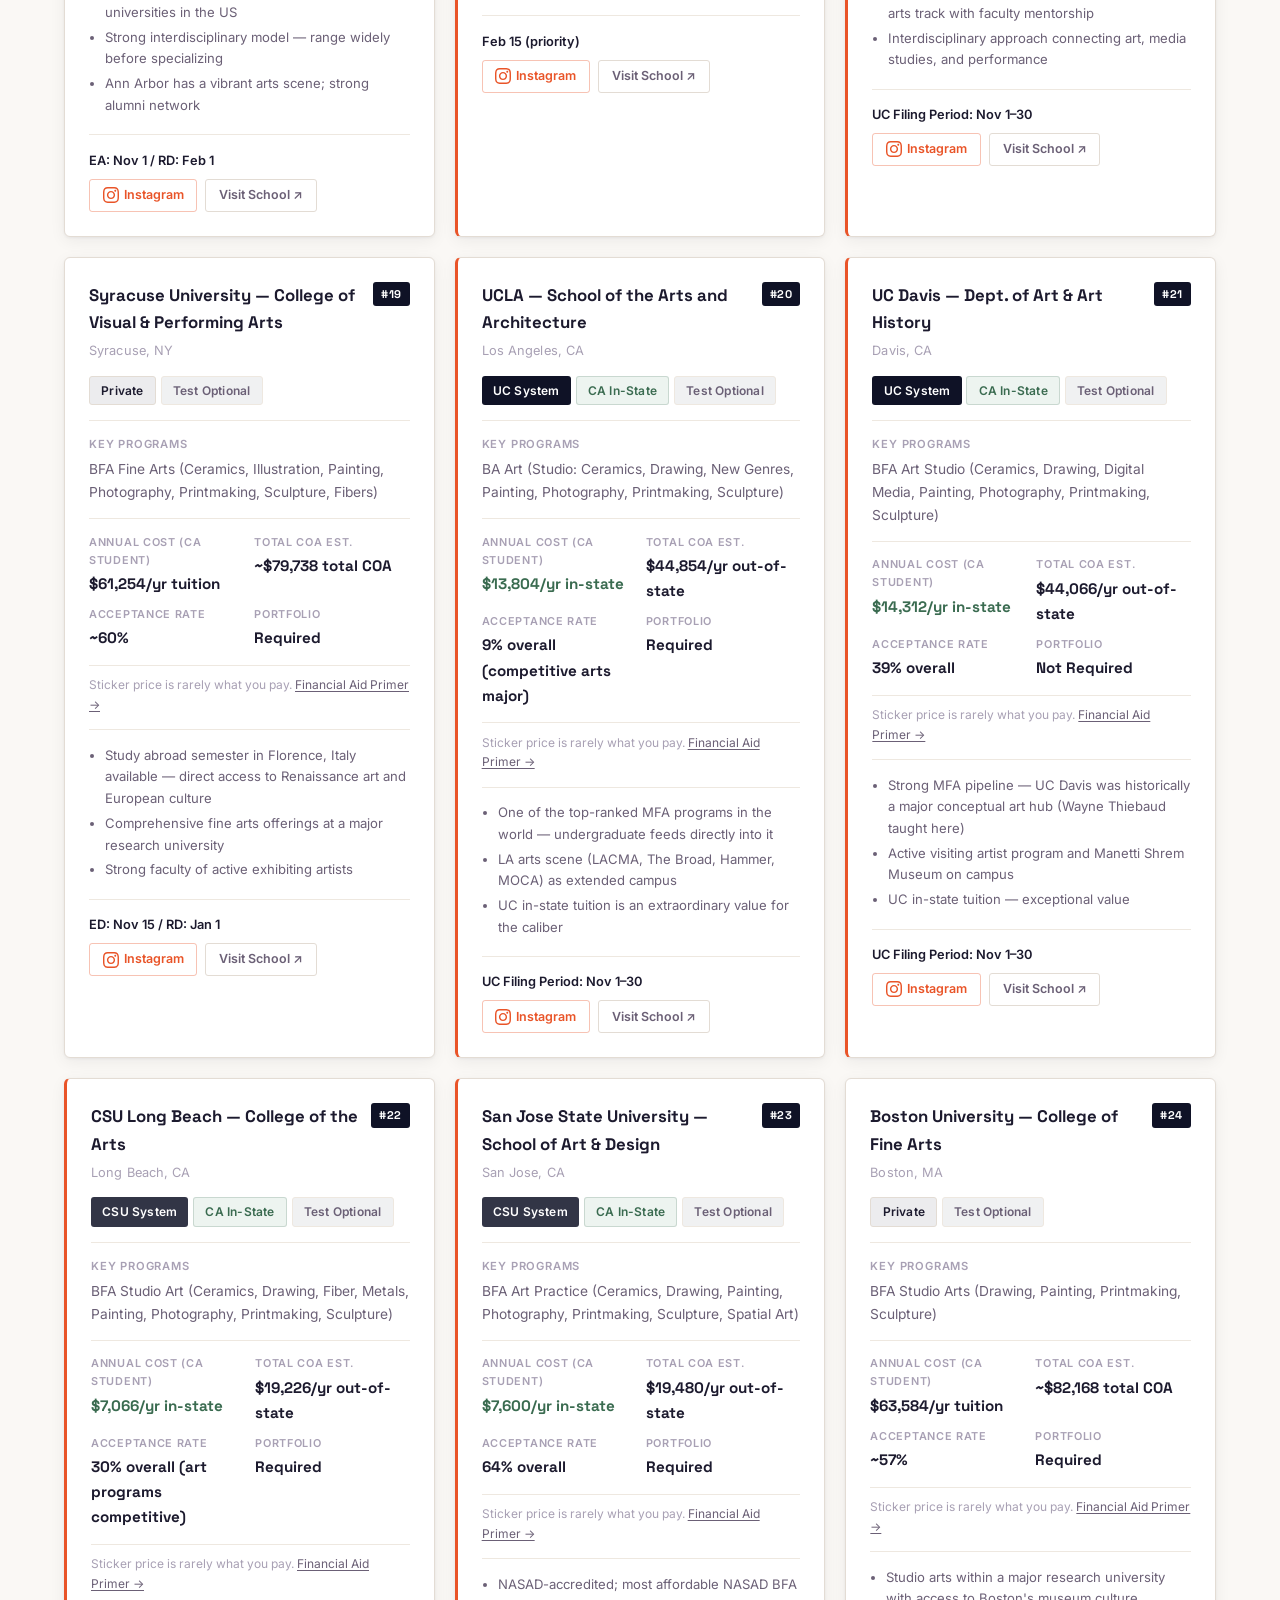
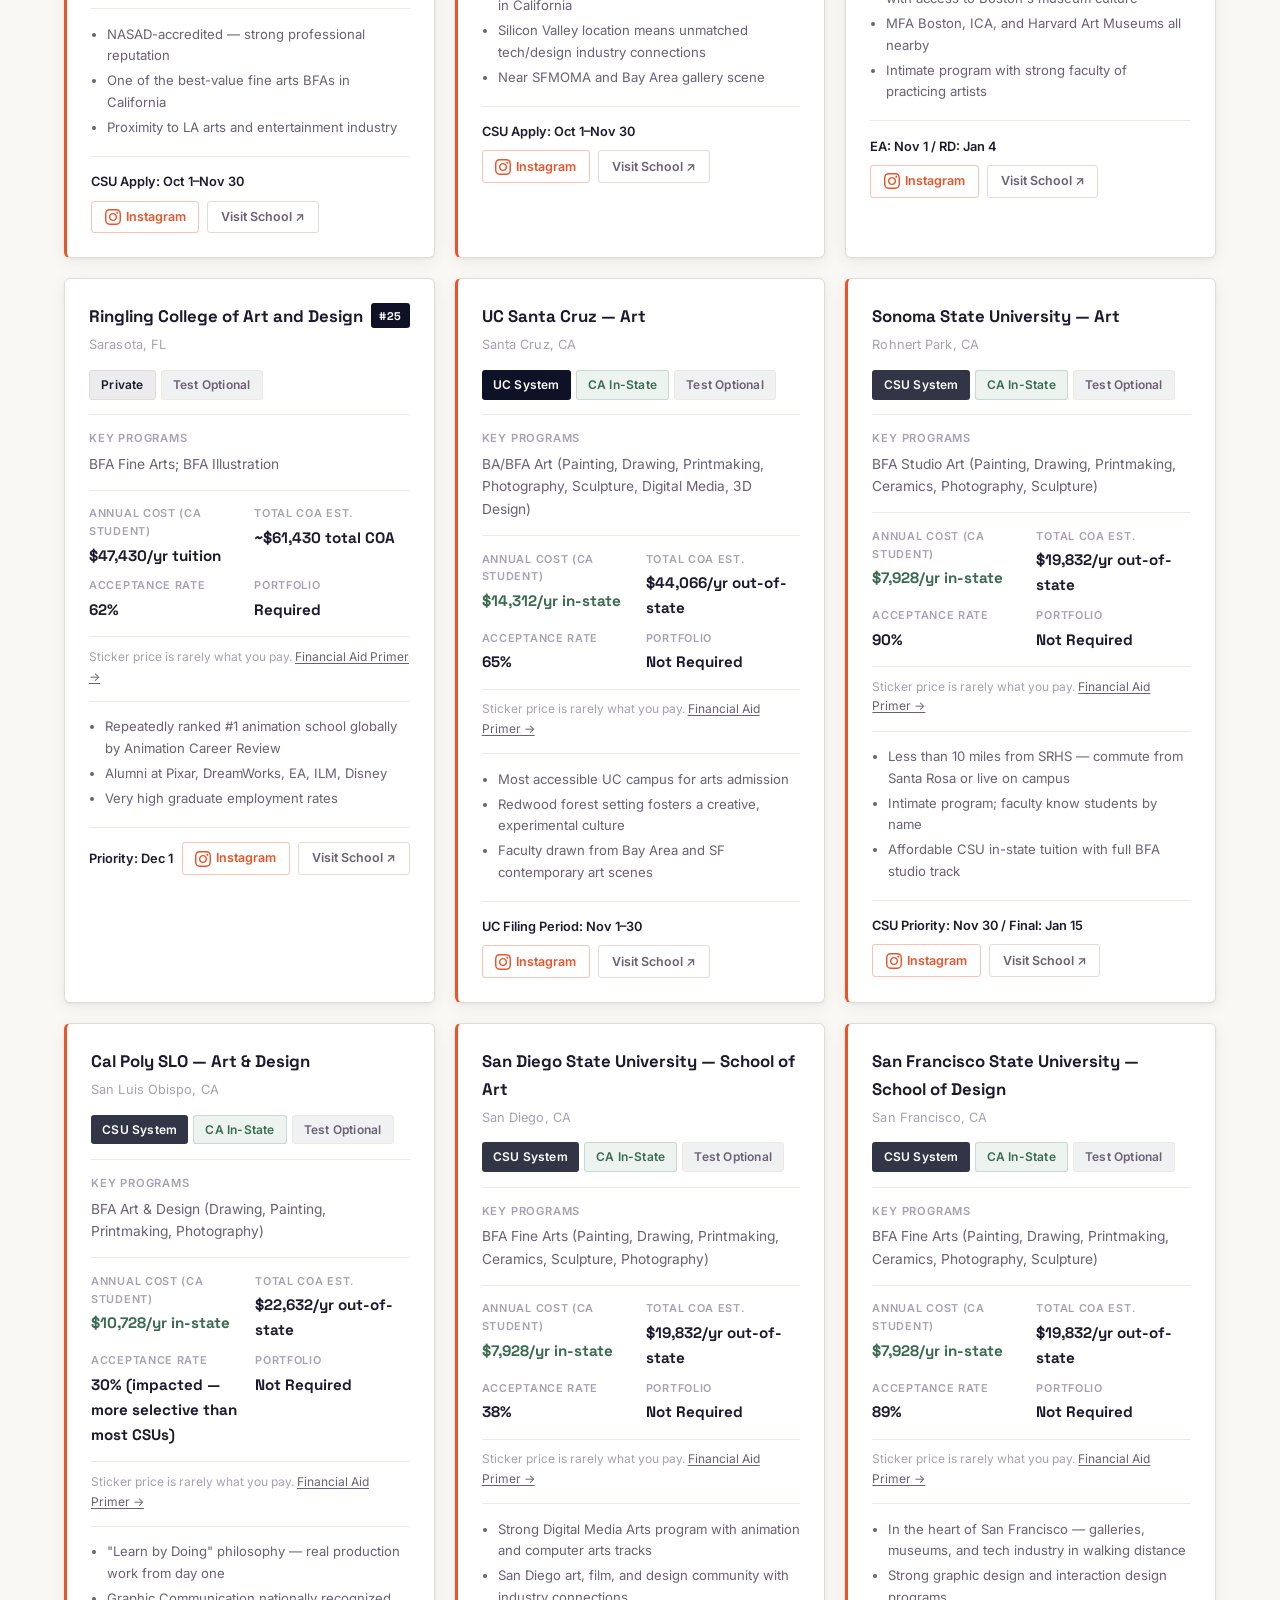
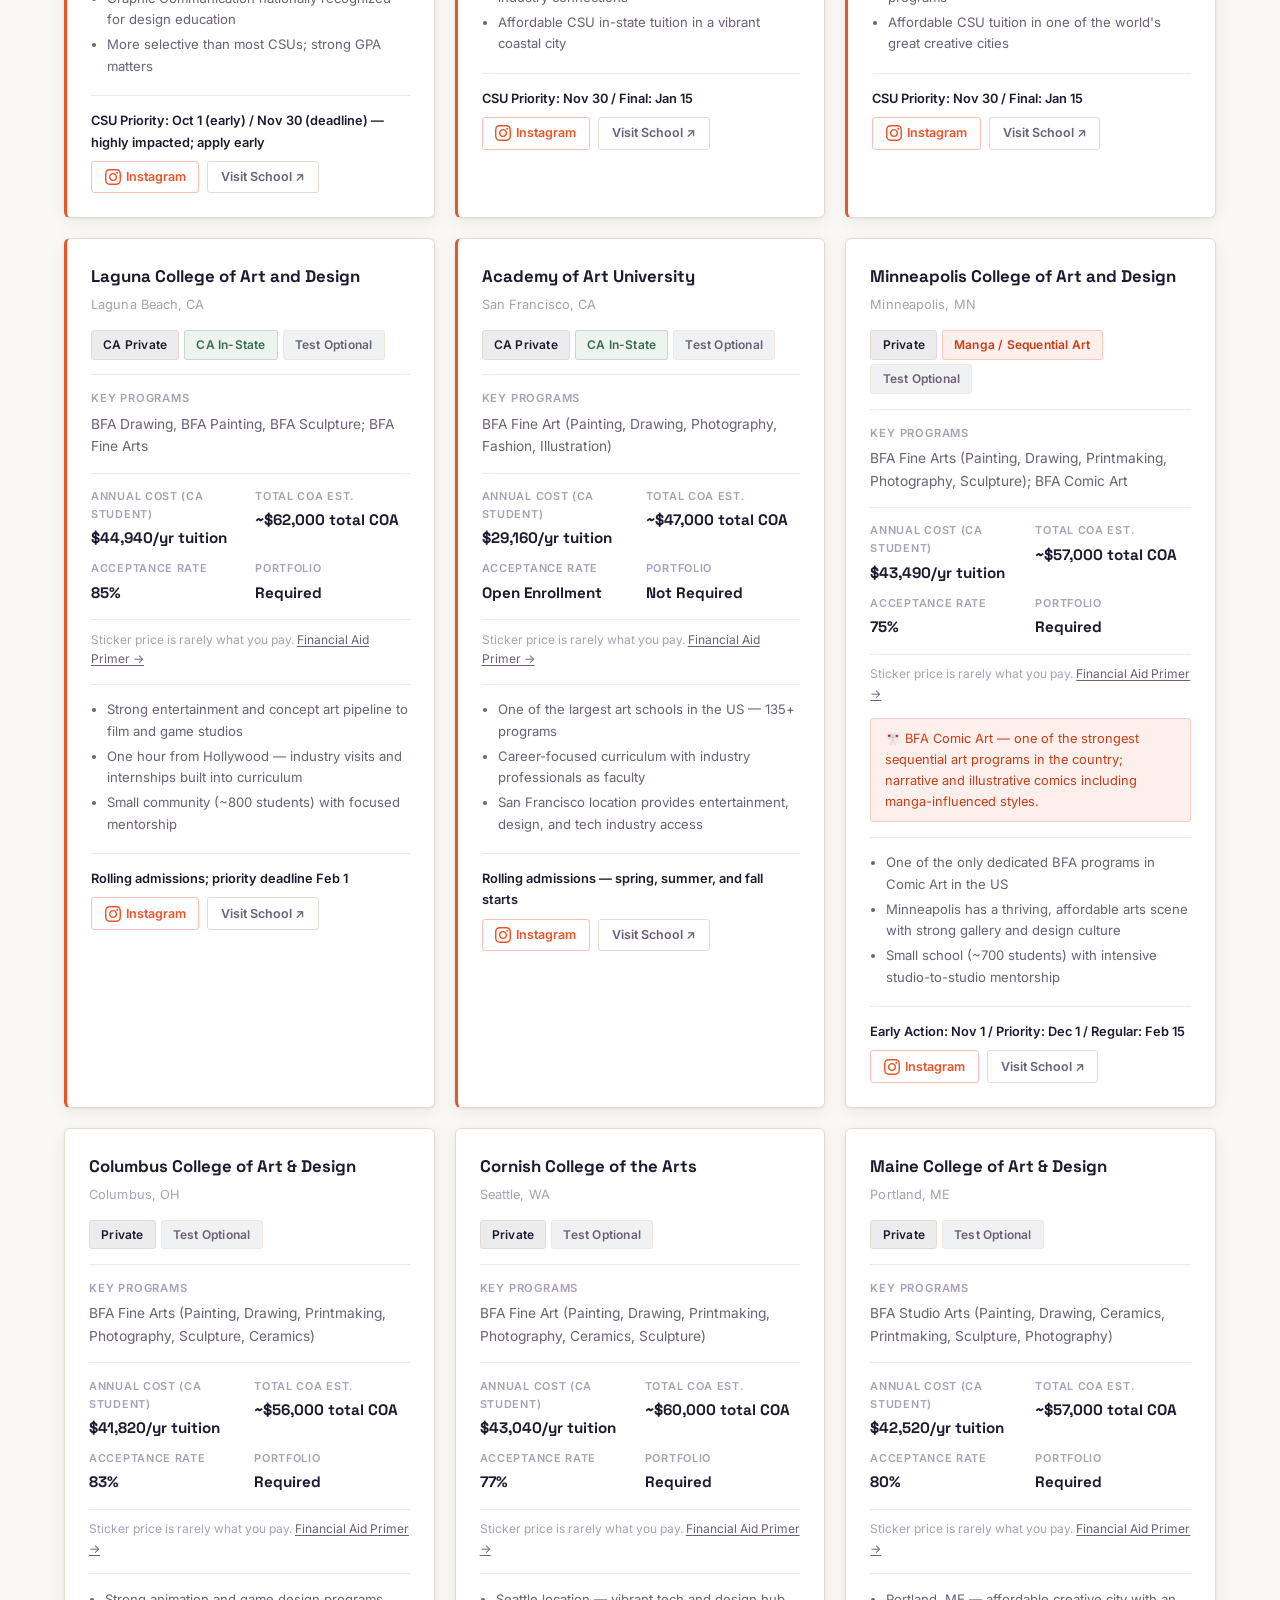
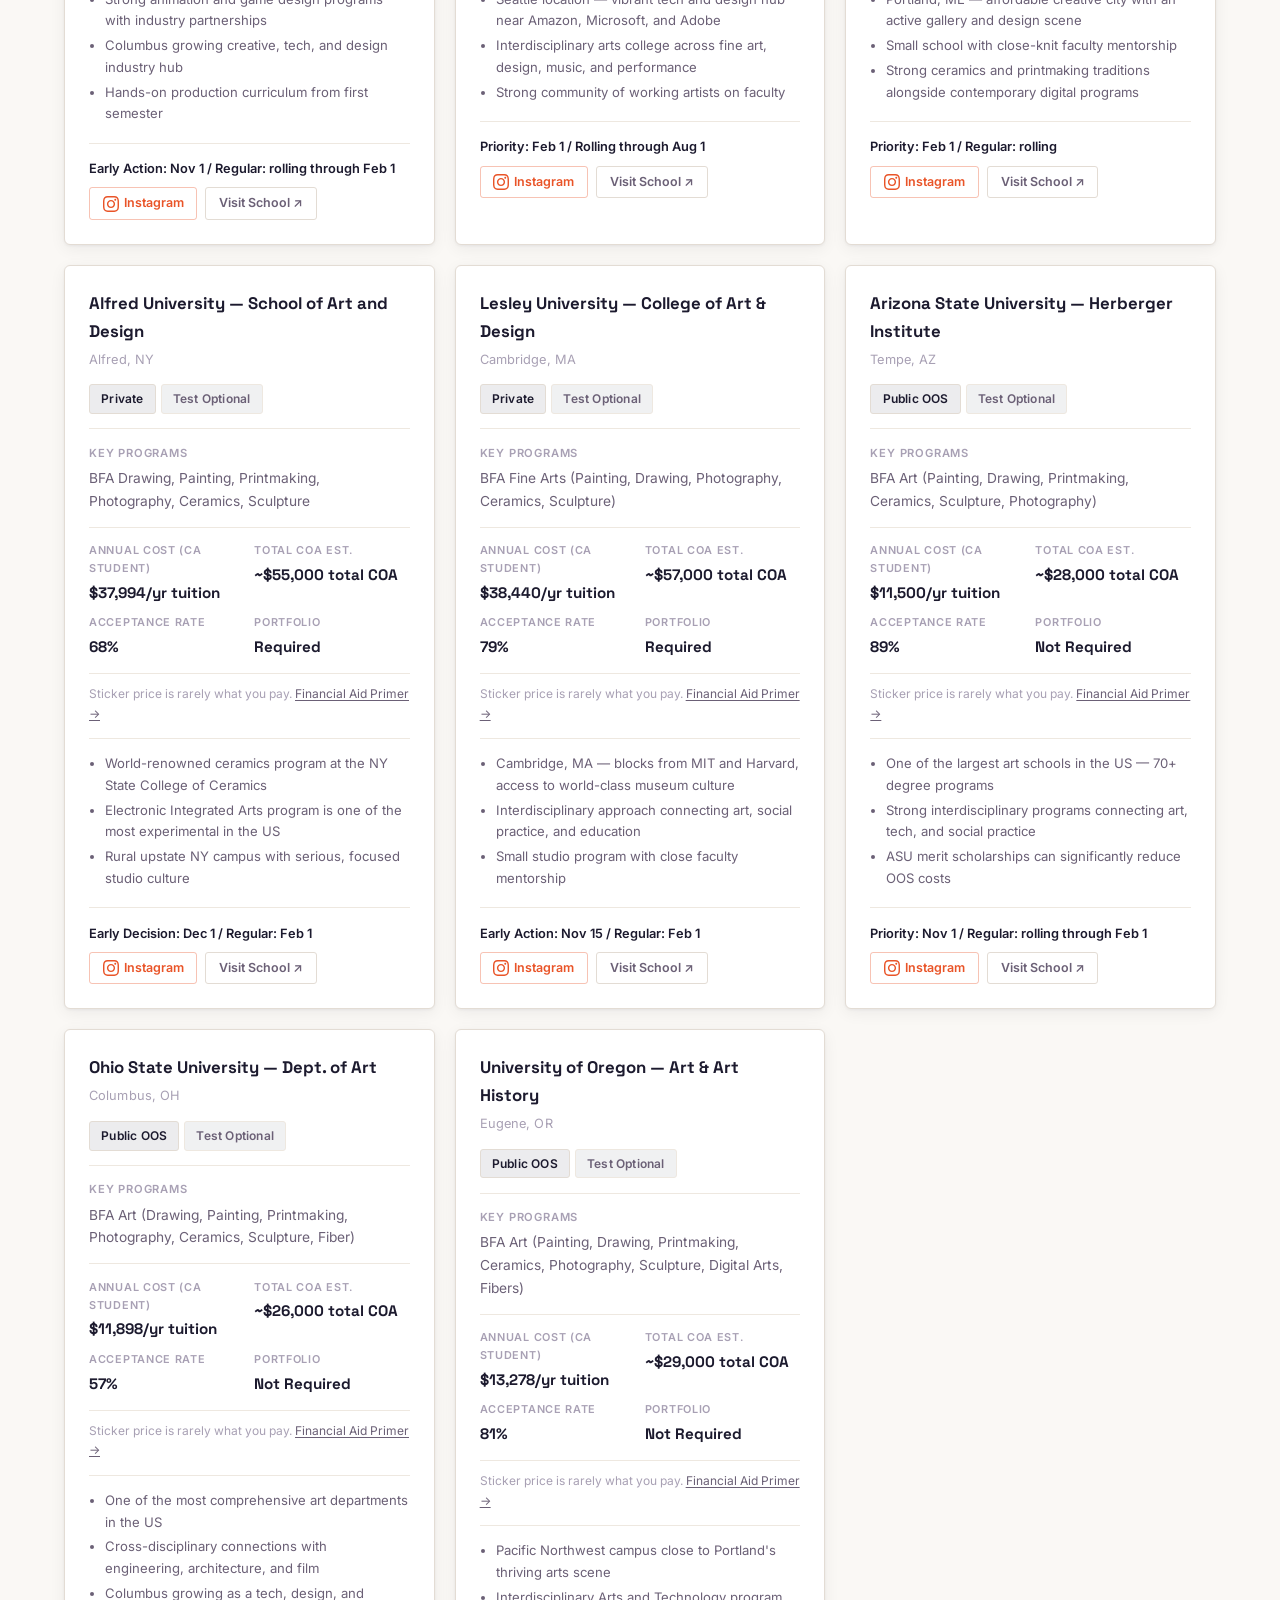
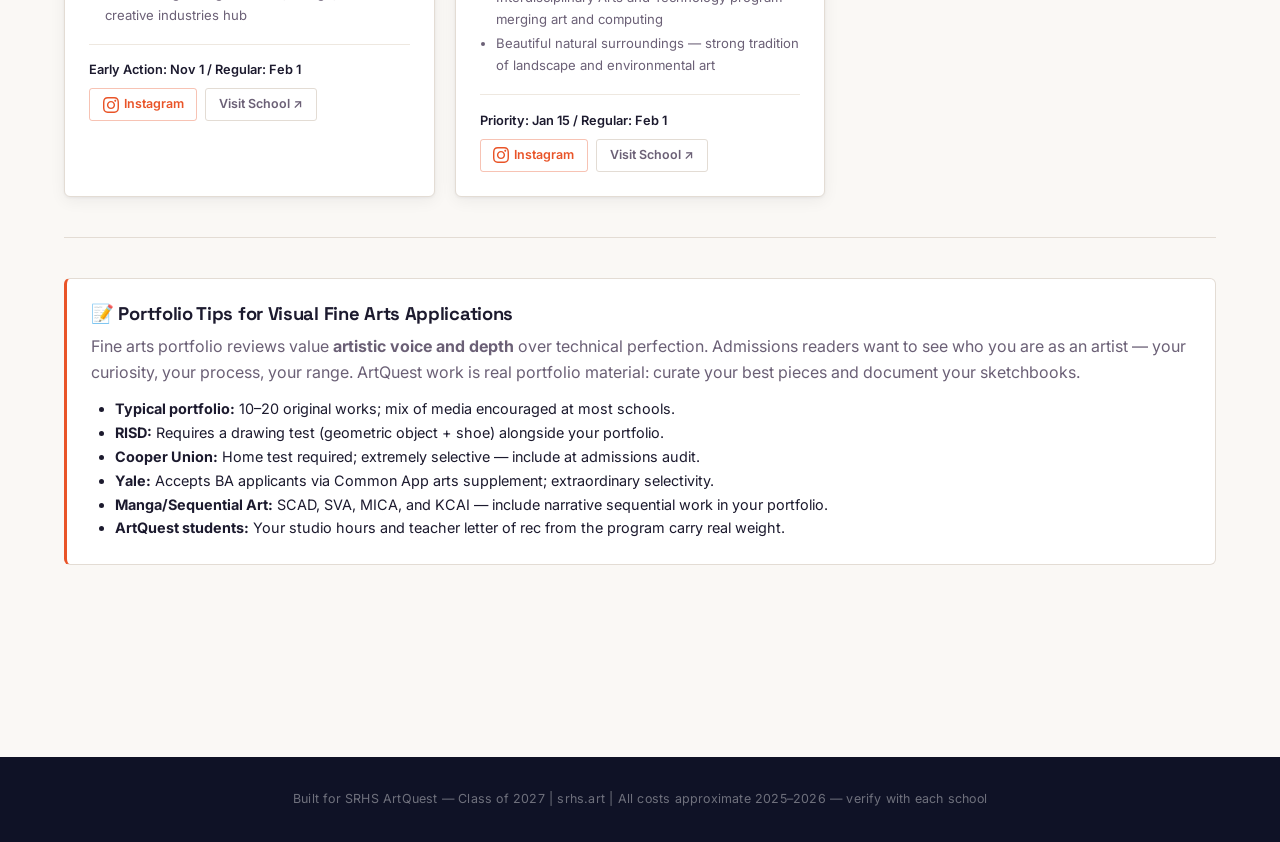
<file: visual-fine-arts.html>
<!DOCTYPE html>
<html lang="en">
<head>
  <meta charset="UTF-8">
  <meta name="viewport" content="width=device-width, initial-scale=1.0">
  <title>Visual Fine Arts Schools — SRHS ArtQuest Class of 2027</title>
  <meta name="description" content="Top visual fine arts colleges for SRHS ArtQuest students. Painting, sculpture, ceramics, photography, sequential art/manga. CA student cost perspective.">
  <link rel="preconnect" href="https://fonts.googleapis.com">
  <link rel="preconnect" href="https://fonts.gstatic.com" crossorigin>
  <link href="https://fonts.googleapis.com/css2?family=Space+Grotesk:wght@400;500;600;700;800&family=Inter:wght@400;500;600&display=swap" rel="stylesheet">
  <link rel="stylesheet" href="css/style.css">
  <!-- Icons -->
  <link rel="apple-touch-icon" sizes="180x180" href="/apple-touch-icon.png">
  <link rel="icon" type="image/png" sizes="32x32" href="/favicon-32x32.png">
  <link rel="icon" type="image/png" sizes="16x16" href="/favicon-16x16.png">
  <link rel="shortcut icon" href="/favicon.ico">
  <link rel="manifest" href="/site.webmanifest">
  <meta name="theme-color" content="#e95428">
</head>
<body>

<header class="site-header">
  <div class="header-inner">
    <div class="site-logo"><span>SRHS ArtQuest</span> · Class of 2027</div>
    <nav class="site-nav">
      <a href="index.html">Home</a>
      <a href="digital-arts.html">Digital Arts</a>
      <a href="visual-fine-arts.html" class="active">Visual Fine Arts</a>
      <a href="prep-guide.html">Prep Guide</a>
    </nav>
  </div>
</header>

<section class="hero">
  <h1>Visual Fine Arts Schools</h1>
  <p class="subtitle">
    Painting · Sculpture · Drawing · Printmaking · Ceramics · Photography · Fibers · Sequential Art
    <br>Costs shown from a California student's perspective.
  </p>
  <hr class="hero-rule">
  <div class="hero-badges">
    <span class="badge badge-info">CA In-State Highlighted</span>
    <span class="badge badge-info">Manga / Sequential Art Noted</span>
    <span class="badge badge-info">2025–2026 Costs</span>
  </div>
</section>

<main class="page-wrap">

  <div class="cost-banner">
    <strong>CA Student Advantage:</strong>
    UCLA's BA in Art costs ~$13,804/yr in-state (vs. $44,854 OOS).
    UC Davis costs ~$14,312/yr in-state. CSU Long Beach is ~$7,066/yr.
    These are serious fine arts programs at a fraction of elite private school costs.
    Private CA schools like CCA, CalArts, and Otis charge the same for all students.
  </div>

  <div class="controls">
    <div class="filter-group">
      <button class="filter-btn active" data-filter="all">All 4-Year Schools</button>
      <button class="filter-btn" data-filter="ca">CA Schools Only</button>
      <button class="filter-btn" data-filter="manga">🎌 Manga Programs</button>
      <button class="filter-btn" data-filter="under50k">Under $50K Tuition</button>
      <button class="filter-btn" data-filter="cc">2-Year / Community College</button>
    </div>
    <select id="sort-select" class="sort-select">
      <option value="rank">Sort: By Rank</option>
      <option value="cost">Sort: Lowest Cost First</option>
      <option value="name">Sort: A–Z</option>
      <option value="accept">Sort: Most Selective First</option>
    </select>
    <span id="results-count" class="results-count"></span>
  </div>

  <div id="schools-grid" class="schools-grid" data-category="visual_fine_arts">
    <!-- Rendered by main.js -->
    <p class="text-muted" style="grid-column:1/-1;padding:2rem 0;text-align:center">Loading schools…</p>
  </div>

  <hr class="divider">

  <div class="page-intro">
    <h3 style="margin-bottom:.5rem">📝 Portfolio Tips for Visual Fine Arts Applications</h3>
    <p>
      Fine arts portfolio reviews value <strong>artistic voice and depth</strong> over technical perfection.
      Admissions readers want to see who you are as an artist — your curiosity, your process, your range.
      ArtQuest work is real portfolio material: curate your best pieces and document your sketchbooks.
    </p>
    <ul style="list-style:disc;padding-left:1.5rem;font-size:.9rem;color:var(--ink-light);margin-top:.5rem">
      <li><strong>Typical portfolio:</strong> 10–20 original works; mix of media encouraged at most schools.</li>
      <li><strong>RISD:</strong> Requires a drawing test (geometric object + shoe) alongside your portfolio.</li>
      <li><strong>Cooper Union:</strong> Home test required; extremely selective — include at admissions audit.</li>
      <li><strong>Yale:</strong> Accepts BA applicants via Common App arts supplement; extraordinary selectivity.</li>
      <li><strong>Manga/Sequential Art:</strong> SCAD, SVA, MICA, and KCAI — include narrative sequential work in your portfolio.</li>
      <li><strong>ArtQuest students:</strong> Your studio hours and teacher letter of rec from the program carry real weight.</li>
    </ul>
  </div>

</main>

<footer class="site-footer">
  Built for SRHS ArtQuest — Class of 2027 | srhs.art | All costs approximate 2025–2026 — verify with each school
</footer>

<script src="data/schools.js"></script>
<script src="js/main.js"></script>
</body>
</html>
</file>
<file: css/style.css>
/* ============================================================
   College Prep — Art School Guide
   ArtQuest @ Santa Rosa High School | Class of 2028
   ============================================================ */

/* ── Google Fonts loaded in <head> of each HTML file ─────── */

:root {
  /* Brand — from modern-logo.svg */
  --orange:      #e95428;
  --orange-dk:   #c73d15;
  --orange-lt:   #fdf0ec;
  --dark:        #0f1226;
  --dark-80:     rgba(15,18,38,.8);

  /* Page tones */
  --bg:          #faf8f5;
  --surface:     #ffffff;
  --surface-2:   #f3efe9;
  --border:      #e3dcd4;
  --border-lt:   #eee8e0;

  /* Text */
  --ink:         #1c1a2e;
  --ink-2:       #6b6076;
  --ink-3:       #a8a0b4;

  /* CA schools — forest green, not traffic-light green */
  --sage:        #3a6b50;
  --sage-lt:     #edf4f0;
  --sage-border: rgba(58,107,80,.2);

  /* Type */
  --font-head:   'Space Grotesk', 'DM Sans', system-ui, sans-serif;
  --font-body:   'Inter', system-ui, -apple-system, sans-serif;

  /* Layout */
  --radius:      6px;
  --radius-sm:   3px;
  --shadow:      0 1px 3px rgba(15,18,38,.05), 0 4px 16px rgba(15,18,38,.06);
  --shadow-lg:   0 2px 8px rgba(15,18,38,.08), 0 12px 32px rgba(15,18,38,.1);
}

*, *::before, *::after { box-sizing: border-box; margin: 0; padding: 0; }

html { scroll-behavior: smooth; }

body {
  font-family: var(--font-body);
  background: var(--bg);
  color: var(--ink);
  line-height: 1.65;
  font-size: 16px;
}

/* ── Typography ─────────────────────────────────────────── */

h1, h2, h3, h4 {
  font-family: var(--font-head);
  line-height: 1.2;
  font-weight: 700;
  color: var(--ink);
  letter-spacing: -.3px;
}
h1 { font-size: clamp(2rem, 5vw, 3.2rem); font-weight: 800; }
h2 { font-size: clamp(1.4rem, 3vw, 2rem); }
h3 { font-size: 1.15rem; }
h4 { font-size: .95rem; color: var(--ink); font-weight: 600; }

p { color: var(--ink-2); margin-bottom: .75rem; }
p:last-child { margin-bottom: 0; }

a { color: var(--orange); text-decoration: none; }
a:hover { text-decoration: underline; }

ul { list-style: none; }

/* ── Site Header ─────────────────────────────────────────── */

.site-header {
  background: var(--dark);
  color: #fff;
  padding: 1rem 1.5rem;
  position: sticky;
  top: 0;
  z-index: 100;
  border-bottom: 1px solid rgba(255,255,255,.06);
}

.header-inner {
  max-width: 1200px;
  margin: 0 auto;
  display: flex;
  align-items: center;
  justify-content: space-between;
  gap: 1rem;
  flex-wrap: wrap;
}

.site-logo {
  font-family: var(--font-head);
  font-size: 1.05rem;
  font-weight: 700;
  color: #fff;
  letter-spacing: -.2px;
}
.site-logo span { color: var(--orange); }

.site-nav {
  display: flex;
  gap: .15rem;
  flex-wrap: wrap;
}

.site-nav a {
  color: rgba(255,255,255,.65);
  font-size: .85rem;
  font-weight: 500;
  padding: .4rem .9rem;
  border-radius: 4px;
  transition: background .15s, color .15s;
}
.site-nav a:hover,
.site-nav a.active {
  background: rgba(255,255,255,.1);
  color: #fff;
  text-decoration: none;
}
.site-nav a.active { color: var(--orange); }

/* ── Hero ────────────────────────────────────────────────── */

.hero {
  background: var(--dark);
  color: #fff;
  padding: 5rem 1.5rem 4rem;
  text-align: center;
}

.hero h1 {
  color: #fff;
  margin-bottom: 1rem;
}

.hero h1 em {
  color: var(--orange);
  font-style: normal;
}

.hero .subtitle {
  font-size: 1.05rem;
  color: rgba(255,255,255,.65);
  max-width: 580px;
  margin: 0 auto 2rem;
  line-height: 1.7;
}

.hero-rule {
  width: 48px;
  height: 3px;
  background: var(--orange);
  margin: 0 auto 2rem;
  border: none;
}

.hero-badges {
  display: flex;
  gap: .5rem;
  justify-content: center;
  flex-wrap: wrap;
}

/* ── Badge system — cohesive, not a crayon box ───────────── */

.badge {
  display: inline-flex;
  align-items: center;
  gap: .3rem;
  padding: .25rem .7rem;
  border-radius: var(--radius-sm);
  font-size: .75rem;
  font-weight: 600;
  letter-spacing: .2px;
  white-space: nowrap;
}

/* School type chips — dark, uniform */
.badge-ca      { background: var(--sage-lt);  color: var(--sage);    border: 1px solid var(--sage-border); }
.badge-manga   { background: var(--orange-lt); color: var(--orange-dk); border: 1px solid rgba(233,84,40,.25); }
.badge-uc      { background: var(--dark);      color: #fff; }
.badge-csu     { background: var(--dark);      color: #fff; opacity: .85; }
.badge-private { background: rgba(15,18,38,.08); color: var(--ink);  border: 1px solid var(--border); }
.badge-public  { background: rgba(15,18,38,.08); color: var(--ink);  border: 1px solid var(--border); }
.badge-info    { background: rgba(255,255,255,.12); color: rgba(255,255,255,.85); border: 1px solid rgba(255,255,255,.2); }
.badge-note    { background: var(--orange-lt); color: var(--orange-dk); border: 1px solid rgba(233,84,40,.25); }
.badge-cc      { background: #e6f4f1; color: #1a7a6e; border: 1px solid rgba(26,122,110,.2); }

/* Badges inside card body (not hero) */
.school-card .badge-info {
  background: rgba(15,18,38,.06);
  color: var(--ink-2);
  border: 1px solid var(--border-lt);
}

/* ── Page Layout ─────────────────────────────────────────── */

.page-wrap {
  max-width: 1200px;
  margin: 0 auto;
  padding: 2.5rem 1.5rem 5rem;
}

.page-intro {
  background: var(--surface);
  border: 1px solid var(--border);
  border-radius: var(--radius);
  padding: 1.5rem;
  margin-bottom: 2rem;
  border-left: 3px solid var(--orange);
}

.page-intro h2 { font-size: 1.15rem; }

/* ── Controls (filter + sort) ────────────────────────────── */

.controls {
  display: flex;
  gap: .75rem;
  flex-wrap: wrap;
  align-items: center;
  margin-bottom: 2rem;
}

.filter-group {
  display: flex;
  gap: .35rem;
  flex-wrap: wrap;
}

.filter-btn {
  padding: .4rem .95rem;
  border-radius: var(--radius-sm);
  border: 1px solid var(--border);
  background: var(--surface);
  color: var(--ink-2);
  font-family: var(--font-body);
  font-size: .82rem;
  font-weight: 500;
  cursor: pointer;
  transition: all .15s;
}
.filter-btn:hover { border-color: var(--orange); color: var(--orange); }
.filter-btn.active {
  background: var(--dark);
  border-color: var(--dark);
  color: #fff;
}

.sort-select {
  padding: .4rem .95rem;
  border-radius: var(--radius-sm);
  border: 1px solid var(--border);
  background: var(--surface);
  color: var(--ink);
  font-family: var(--font-body);
  font-size: .82rem;
  cursor: pointer;
}

.results-count {
  margin-left: auto;
  font-size: .82rem;
  color: var(--ink-3);
}

/* ── School Grid ─────────────────────────────────────────── */

.schools-grid {
  display: grid;
  grid-template-columns: repeat(auto-fill, minmax(340px, 1fr));
  gap: 1.25rem;
}

/* ── School Card ─────────────────────────────────────────── */

.school-card {
  background: var(--surface);
  border: 1px solid var(--border);
  border-radius: var(--radius);
  padding: 1.5rem;
  box-shadow: var(--shadow);
  transition: box-shadow .2s, transform .2s;
  display: flex;
  flex-direction: column;
  gap: .9rem;
  position: relative;
}
.school-card:hover {
  box-shadow: var(--shadow-lg);
  transform: translateY(-2px);
}

.school-card.ca-school {
  border-left: 3px solid var(--orange);
}

.card-header {
  display: flex;
  justify-content: space-between;
  align-items: flex-start;
  gap: .5rem;
}

.card-rank {
  font-family: var(--font-head);
  background: var(--dark);
  color: #fff;
  font-size: .7rem;
  font-weight: 700;
  padding: .2rem .5rem;
  border-radius: var(--radius-sm);
  white-space: nowrap;
  flex-shrink: 0;
  letter-spacing: .5px;
}

.card-title { flex: 1; }

.card-name {
  font-family: var(--font-head);
  font-size: 1.05rem;
  font-weight: 700;
  color: var(--ink);
  margin-bottom: .2rem;
}
.card-name a { color: var(--ink); }
.card-name a:hover { color: var(--orange); text-decoration: none; }

.card-location {
  font-size: .8rem;
  color: var(--ink-3);
  letter-spacing: .1px;
}

.card-badges {
  display: flex;
  flex-wrap: wrap;
  gap: .3rem;
}

.card-programs {
  font-size: .86rem;
  color: var(--ink-2);
  border-top: 1px solid var(--border-lt);
  padding-top: .9rem;
}
.card-programs strong {
  display: block;
  color: var(--ink-3);
  font-size: .7rem;
  text-transform: uppercase;
  letter-spacing: .8px;
  font-weight: 600;
  margin-bottom: .3rem;
}

.card-stats {
  display: grid;
  grid-template-columns: 1fr 1fr;
  gap: .6rem;
  border-top: 1px solid var(--border-lt);
  padding-top: .9rem;
}

.stat { display: flex; flex-direction: column; gap: .1rem; }

.stat-label {
  font-size: .68rem;
  text-transform: uppercase;
  letter-spacing: .7px;
  color: var(--ink-3);
  font-weight: 600;
}
.stat-value {
  font-family: var(--font-head);
  font-size: .95rem;
  font-weight: 700;
  color: var(--ink);
}
.stat-value.cost-highlight { color: var(--sage); }

.card-highlights {
  border-top: 1px solid var(--border-lt);
  padding-top: .9rem;
}
.card-highlights ul {
  padding-left: 1rem;
  list-style: disc;
  font-size: .82rem;
  color: var(--ink-2);
}
.card-highlights li { margin-bottom: .2rem; }

.card-aid-note {
  font-size: .75rem;
  color: var(--ink-3);
  border-top: 1px solid var(--border-lt);
  padding-top: .6rem;
}
.card-aid-note a {
  color: var(--ink-2);
  text-decoration: underline;
  text-underline-offset: 2px;
}
.card-aid-note a:hover { color: var(--orange); }

.card-manga-note {
  background: var(--orange-lt);
  border: 1px solid rgba(233,84,40,.2);
  border-radius: var(--radius-sm);
  padding: .55rem .85rem;
  font-size: .8rem;
  color: var(--orange-dk);
}

.card-transfer-note {
  background: #e6f4f1;
  border: 1px solid rgba(26,122,110,.2);
  border-radius: var(--radius-sm);
  padding: .55rem .85rem;
  font-size: .8rem;
  color: #1a7a6e;
}

.card-footer {
  display: flex;
  align-items: center;
  justify-content: space-between;
  border-top: 1px solid var(--border-lt);
  padding-top: .9rem;
  font-size: .8rem;
  color: var(--ink-2);
  flex-wrap: wrap;
  gap: .5rem;
}

.card-deadline { font-weight: 600; color: var(--ink); }

.card-footer-links {
  display: flex;
  align-items: center;
  gap: .5rem;
  flex-wrap: wrap;
}

.btn-outline {
  display: inline-flex;
  align-items: center;
  gap: .3rem;
  padding: .32rem .8rem;
  border: 1px solid var(--border);
  border-radius: var(--radius-sm);
  font-size: .78rem;
  font-weight: 600;
  color: var(--ink-2);
  transition: all .15s;
}
.btn-outline:hover {
  border-color: var(--dark);
  background: var(--dark);
  color: #fff;
  text-decoration: none;
}

.btn-social {
  display: inline-flex;
  align-items: center;
  gap: .3rem;
  padding: .32rem .8rem;
  border: 1px solid rgba(233,84,40,.35);
  border-radius: var(--radius-sm);
  font-size: .78rem;
  font-weight: 600;
  color: var(--orange);
  transition: all .15s;
}
.btn-social:hover {
  background: var(--orange);
  border-color: var(--orange);
  color: #fff;
  text-decoration: none;
}
.btn-social svg { flex-shrink: 0; }

/* ── Cost Banner ─────────────────────────────────────────── */

.cost-banner {
  background: var(--surface);
  border: 1px solid var(--border);
  border-left: 3px solid var(--orange);
  border-radius: var(--radius);
  padding: 1.25rem 1.5rem;
  margin-bottom: 2rem;
  font-size: .88rem;
  color: var(--ink-2);
}
.cost-banner strong { color: var(--ink); }

/* ── Prep Guide ──────────────────────────────────────────── */

.guide-sections {
  display: flex;
  flex-direction: column;
  gap: 2rem;
}

.guide-section {
  background: var(--surface);
  border: 1px solid var(--border);
  border-radius: var(--radius);
  overflow: hidden;
  box-shadow: var(--shadow);
}

.guide-section-header {
  background: var(--dark);
  color: #fff;
  padding: 1.1rem 1.5rem;
  display: flex;
  align-items: center;
  gap: .75rem;
  border-bottom: 2px solid var(--orange);
}
.guide-section-header h2 { font-size: 1.1rem; color: #fff; margin: 0; }
.guide-section-header .subtitle { font-size: .82rem; color: rgba(255,255,255,.6); margin: 0; }

.guide-section-body { padding: 1.5rem; }

.timeline {
  display: flex;
  flex-direction: column;
  gap: 1.5rem;
}

.timeline-item {
  display: grid;
  grid-template-columns: 120px 1fr;
  gap: 1rem;
  align-items: start;
}

.timeline-period {
  font-family: var(--font-head);
  font-weight: 700;
  font-size: .82rem;
  color: var(--orange);
  text-align: right;
  padding-top: .1rem;
  line-height: 1.3;
  letter-spacing: .2px;
}

.timeline-content {
  border-left: 2px solid var(--border);
  padding-left: 1rem;
}
.timeline-content h4 { margin-bottom: .4rem; color: var(--ink); }
.timeline-content ul {
  list-style: disc;
  padding-left: 1.1rem;
  font-size: .86rem;
  color: var(--ink-2);
}
.timeline-content li { margin-bottom: .25rem; }

.checklist { display: flex; flex-direction: column; gap: .5rem; }

.check-item {
  display: flex;
  align-items: flex-start;
  gap: .65rem;
  font-size: .88rem;
  color: var(--ink-2);
}
.check-icon {
  flex-shrink: 0;
  width: 1.25rem;
  height: 1.25rem;
  border-radius: 50%;
  background: var(--orange-lt);
  color: var(--orange);
  font-weight: 700;
  font-size: .72rem;
  display: flex;
  align-items: center;
  justify-content: center;
  margin-top: .1rem;
}

.info-grid {
  display: grid;
  grid-template-columns: repeat(auto-fill, minmax(260px, 1fr));
  gap: 1rem;
}

.info-card {
  background: var(--surface);
  border: 1px solid var(--border);
  border-radius: var(--radius);
  padding: 1.25rem;
}
.info-card h4 {
  font-family: var(--font-head);
  margin-bottom: .6rem;
  font-size: .9rem;
  color: var(--ink);
  padding-bottom: .5rem;
  border-bottom: 1px solid var(--border-lt);
}
.info-card ul {
  list-style: disc;
  padding-left: 1.1rem;
  font-size: .84rem;
  color: var(--ink-2);
}
.info-card li { margin-bottom: .25rem; }

.callout {
  background: var(--surface-2);
  border: 1px solid var(--border);
  border-radius: var(--radius);
  padding: 1rem 1.25rem;
  font-size: .88rem;
  color: var(--ink-2);
  margin-top: 1rem;
}
.callout strong { color: var(--ink); }

/* ── Homepage cards ──────────────────────────────────────── */

.home-cards {
  display: grid;
  grid-template-columns: repeat(auto-fill, minmax(280px, 1fr));
  gap: 1.5rem;
  margin-top: 2rem;
}

.home-card {
  background: var(--surface);
  border: 1px solid var(--border);
  border-radius: var(--radius);
  padding: 2rem;
  box-shadow: var(--shadow);
  transition: box-shadow .2s, transform .2s, border-color .2s;
  text-decoration: none;
  color: inherit;
  display: flex;
  flex-direction: column;
  gap: .75rem;
}
.home-card:hover {
  box-shadow: var(--shadow-lg);
  transform: translateY(-3px);
  border-color: var(--orange);
  text-decoration: none;
}

.home-card-num {
  font-family: var(--font-head);
  font-size: 3rem;
  font-weight: 800;
  color: rgba(233,84,40,.15);
  line-height: 1;
  letter-spacing: -2px;
  transition: color .2s;
}
.home-card:hover .home-card-num { color: rgba(233,84,40,.3); }

.home-card h3 {
  font-size: 1.1rem;
  color: var(--ink);
}
.home-card:hover h3 { color: var(--orange); }

.home-card p { font-size: .88rem; margin: 0; }

/* ── Footer ──────────────────────────────────────────── */

.site-footer {
  background: var(--dark);
  color: rgba(255,255,255,.4);
  text-align: center;
  padding: 2rem 1.5rem;
  font-size: .78rem;
  margin-top: 5rem;
  letter-spacing: .2px;
}
.site-footer a { color: rgba(255,255,255,.5); }
.site-footer a:first-child { color: rgba(255,255,255,.85); }
.site-footer a:hover { color: #fff; text-decoration: none; }

/* ── Utility ─────────────────────────────────────────────── */

.hidden { display: none !important; }
.text-center { text-align: center; }
.text-muted  { color: var(--ink-2); font-size: .88rem; }

.section-title {
  font-family: var(--font-head);
  font-size: 1.4rem;
  font-weight: 700;
  margin-bottom: 1.25rem;
  color: var(--ink);
}

.divider {
  border: none;
  border-top: 1px solid var(--border);
  margin: 2.5rem 0;
}

/* ── Responsive ──────────────────────────────────────────── */

@media (max-width: 640px) {
  .schools-grid { grid-template-columns: 1fr; }
  .card-stats   { grid-template-columns: 1fr; }
  .timeline-item { grid-template-columns: 1fr; }
  .timeline-period { text-align: left; }
  .header-inner { flex-direction: column; align-items: flex-start; }
  .controls { flex-direction: column; align-items: flex-start; }
  .results-count { margin-left: 0; }
  .hero { padding: 3.5rem 1.25rem 3rem; }
}
</file>
